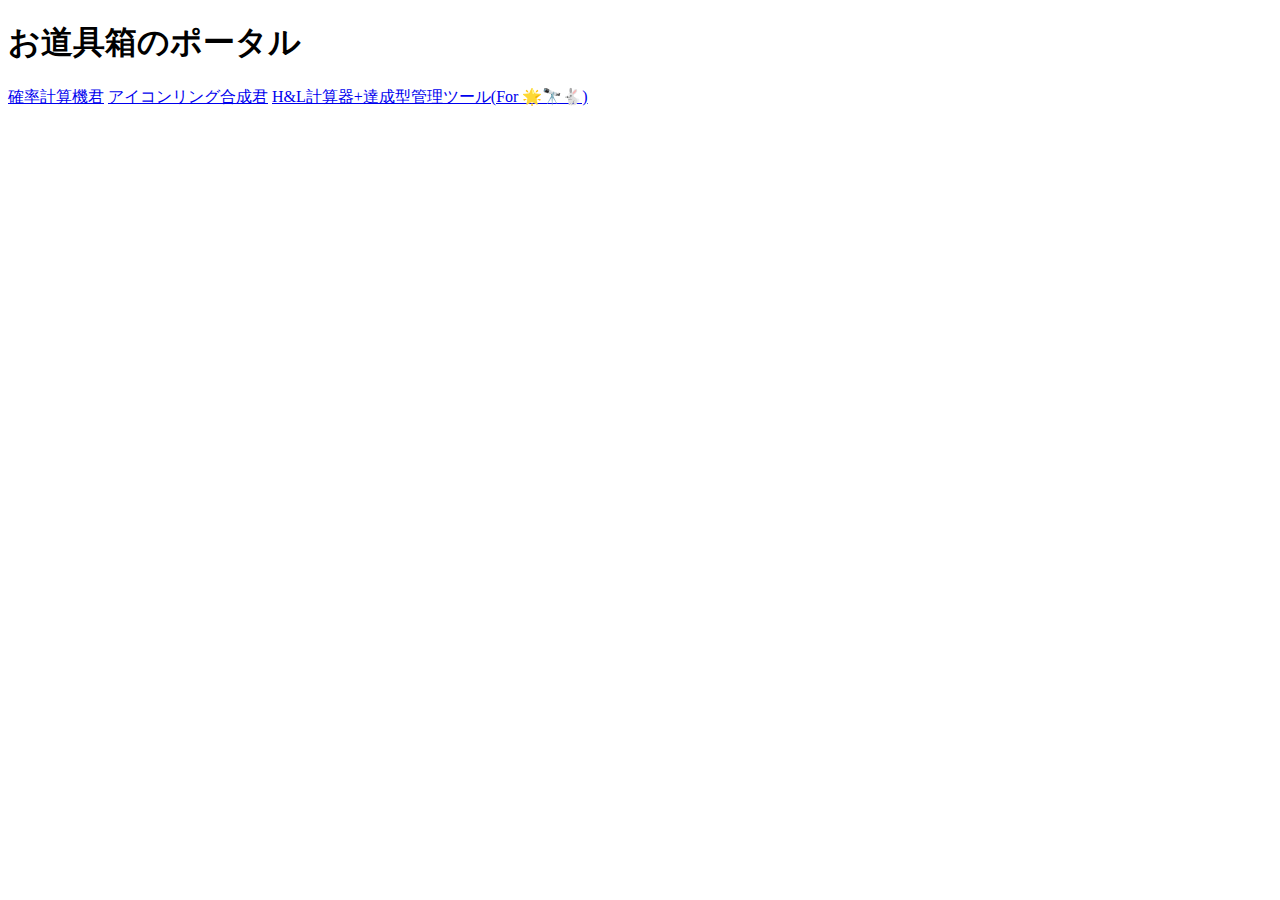
<file: index.html>
<!DOCTYPE html>
<html lang="ja">
<head>
<meta charset="utf-8">
<title>朧箱のお道具箱</title>
<body>
<main>
  <h1>お道具箱のポータル</h1>
  <a href="/expect.html">確率計算機君</a>
  <a href="/icon.html">アイコンリング合成君</a>
  <a href="/calc.html">H&L計算器+達成型管理ツール(For 🌟🔭🐇)</a>
</main>
</body>
</html>
</file>
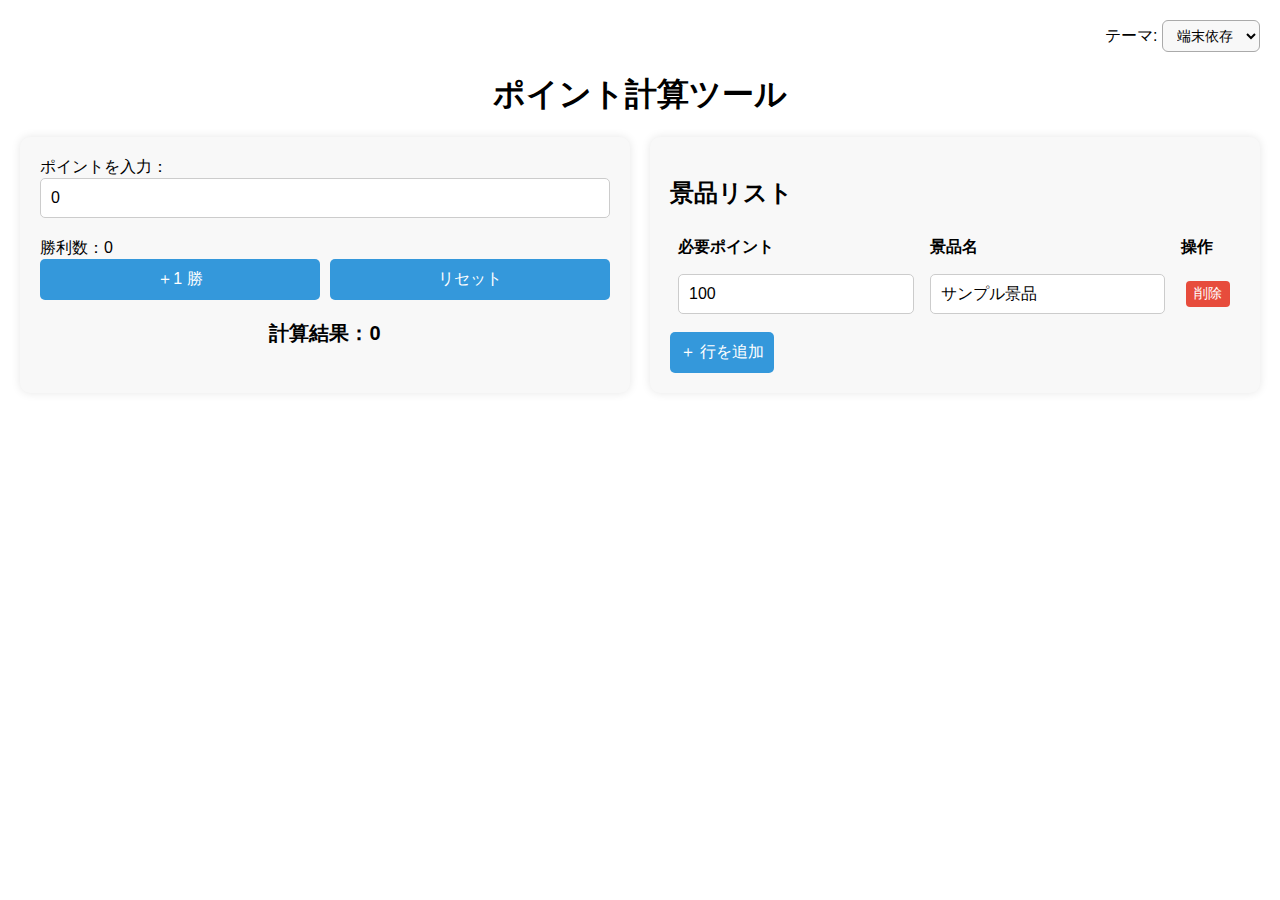
<file: calc.html>
<!DOCTYPE html>
<html lang="ja">
<head>
  <meta charset="UTF-8">
  <title>H&L用ポイント計算ツール＋景品リスト</title>
  <meta name="viewport" content="width=device-width, initial-scale=1.0">
  <style>
    :root {
      --bg: #ffffff;
      --text: #000000;
      --accent: #3498db;
      --highlight: #d1ffd1;
      --input-bg: #f8f8f8;
    }

    [data-theme="dark"] {
      --bg: #1e1e1e;
      --text: #ffffff;
      --accent: #4aa3ff;
      --highlight: #2e4e2e;
      --input-bg: #333333;
    }

    [data-theme="light"] {
      --bg: #ffffff;
      --text: #000000;
      --accent: #3498db;
      --highlight: #d1ffd1;
      --input-bg: #f8f8f8;
    }

    body {
      font-family: Arial, sans-serif;
      background-color: var(--bg);
      color: var(--text);
      margin: 20px;
      transition: background-color 0.3s, color 0.3s;
    }

    h1 {
      text-align: center;
      margin-bottom: 20px;
    }

    .top-bar {
      display: flex;
      justify-content: flex-end;
      margin-bottom: 10px;
    }

    select {
      padding: 6px 10px;
      font-size: 14px;
      border-radius: 6px;
      border: 1px solid #aaa;
      background-color: var(--input-bg);
      color: var(--text);
    }

    .container {
      display: flex;
      gap: 20px;
      flex-wrap: wrap;
    }

    .calculator, .reward-list {
      background-color: var(--input-bg);
      padding: 20px;
      border-radius: 10px;
      box-shadow: 0 0 10px rgba(0,0,0,0.1);
      flex: 1 1 300px;
      min-width: 280px;
    }

    .section {
      margin-bottom: 20px;
    }

    input[type="number"], input[type="text"] {
      padding: 10px;
      font-size: 16px;
      width: 100%;
      box-sizing: border-box;
      border-radius: 5px;
      border: 1px solid #ccc;
      background-color: var(--bg);
      color: var(--text);
    }

    .buttons {
      display: flex;
      gap: 10px;
    }

    button {
      flex: 1;
      padding: 10px;
      font-size: 16px;
      border: none;
      border-radius: 5px;
      background-color: var(--accent);
      color: white;
      cursor: pointer;
    }

    button:hover {
      opacity: 0.9;
    }

    .result {
      font-size: 20px;
      font-weight: bold;
      text-align: center;
    }

    table {
      width: 100%;
      border-collapse: collapse;
      margin-top: 10px;
    }

    th, td {
      padding: 8px;
      text-align: left;
    }

    tr.highlight {
      background-color: var(--highlight);
    }

    .small-btn {
      padding: 4px 8px;
      font-size: 14px;
      margin-left: 5px;
      background-color: #e74c3c;
      color: white;
      border: none;
      border-radius: 4px;
    }

    .small-btn:hover {
      background-color: #c0392b;
    }
  </style>
</head>
<body>
  <div class="top-bar">
    <label>
      テーマ:
      <select id="themeSelect">
        <option value="auto">端末依存</option>
        <option value="light">ライト</option>
        <option value="dark">ダーク</option>
      </select>
    </label>
  </div>

  <h1>ポイント計算ツール</h1>
  <div class="container">
    <div class="calculator">
      <div class="section">
        <label for="points">ポイントを入力：</label>
        <input type="number" id="points" value="0" min="0">
      </div>

      <div class="section">
        <label>勝利数：<span id="wins">0</span></label>
        <div class="buttons">
          <button onclick="increaseWins()">＋1 勝</button>
          <button onclick="resetWins()">リセット</button>
        </div>
      </div>

      <div class="section result">
        計算結果：<span id="result">0</span>
      </div>
    </div>

    <div class="reward-list">
      <h2>景品リスト</h2>
      <table id="rewardTable">
        <thead>
          <tr>
            <th>必要ポイント</th>
            <th>景品名</th>
            <th>操作</th>
          </tr>
        </thead>
        <tbody>
          <tr>
            <td><input type="number" class="reward-point" value="100"></td>
            <td><input type="text" class="reward-name" value="サンプル景品"></td>
            <td><button class="small-btn" onclick="removeRow(this)">削除</button></td>
          </tr>
        </tbody>
      </table>
      <button style="margin-top: 10px;" onclick="addRow()">＋ 行を追加</button>
    </div>
  </div>

  <script>
    let wins = 0;
    const pointsInput = document.getElementById('points');
    const winsDisplay = document.getElementById('wins');
    const resultDisplay = document.getElementById('result');
    const rewardTable = document.getElementById('rewardTable').getElementsByTagName('tbody')[0];
    const themeSelect = document.getElementById('themeSelect');

    function calculateResult() {
      const basePoints = parseFloat(pointsInput.value) || 0;
      const result = basePoints * Math.pow(2, wins);
      resultDisplay.textContent = result.toLocaleString();
      updateRewardsHighlight(result);
    }

    function increaseWins() {
      wins++;
      winsDisplay.textContent = wins;
      calculateResult();
    }

    function resetWins() {
      wins = 0;
      winsDisplay.textContent = wins;
      calculateResult();
    }

    function addRow() {
      const row = rewardTable.insertRow();
      row.innerHTML = `
        <td><input type="number" class="reward-point" value="0"></td>
        <td><input type="text" class="reward-name" value=""></td>
        <td><button class="small-btn" onclick="removeRow(this)">削除</button></td>
      `;
    }

    function removeRow(button) {
      const row = button.closest('tr');
      row.remove();
      calculateResult();
    }

    function updateRewardsHighlight(result) {
      const rows = rewardTable.querySelectorAll('tr');
      rows.forEach(row => {
        const pointInput = row.querySelector('.reward-point');
        if (!pointInput) return;

        const requiredPoints = parseFloat(pointInput.value) || 0;
        if (result >= requiredPoints && requiredPoints > 0) {
          row.classList.add('highlight');
        } else {
          row.classList.remove('highlight');
        }
      });
    }

    function applyTheme(mode) {
      const root = document.documentElement;
      if (mode === 'auto') {
        root.removeAttribute('data-theme');
      } else {
        root.setAttribute('data-theme', mode);
      }
    }

    themeSelect.addEventListener('change', () => {
      const selected = themeSelect.value;
      localStorage.setItem('themeMode', selected);
      applyTheme(selected);
    });

    // 初期化
    (() => {
      const saved = localStorage.getItem('themeMode') || 'auto';
      themeSelect.value = saved;
      applyTheme(saved);
      calculateResult();
    })();

    pointsInput.addEventListener('input', calculateResult);
    rewardTable.addEventListener('input', calculateResult);
  </script>
</body>
</html>
</file>
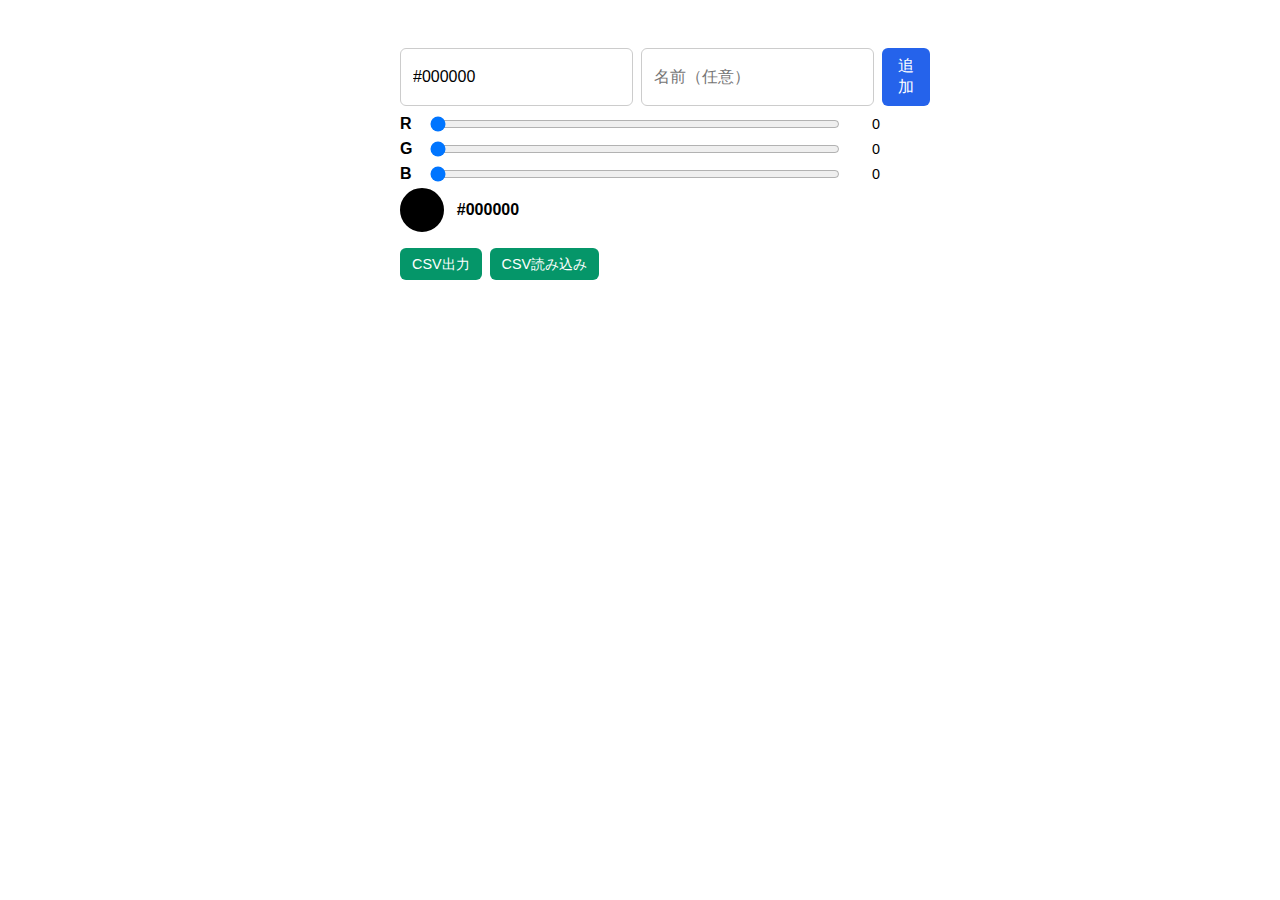
<file: color_viewer.html>
<!DOCTYPE html>
<html lang="ja">
<head>
<meta charset="UTF-8" />
<meta name="viewport" content="width=device-width, initial-scale=1" />
<title>カラーコード表示ツール（名前付き・RGBスライダー付き）</title>
<style>
  body {
    font-family: sans-serif;
    max-width: 480px;
    margin: 2rem auto;
    padding: 1rem;
  }
  .input-area {
    display: flex;
    gap: 0.5rem;
    margin-bottom: 0.5rem;
  }
  input[type="text"] {
    padding: 0.5rem 0.75rem;
    font-size: 1rem;
    border: 1px solid #ccc;
    border-radius: 6px;
  }
  #colorInput {
    flex: 1.2;
  }
  #nameInput {
    flex: 1;
  }
  button.add-btn {
    padding: 0.5rem 1rem;
    font-size: 1rem;
    background-color: #2563eb;
    color: white;
    border: none;
    border-radius: 6px;
    cursor: pointer;
    transition: background-color 0.2s;
  }
  button.add-btn:hover {
    background-color: #1d4ed8;
  }
  .rgb-sliders {
    margin-bottom: 1rem;
  }
  .slider-row {
    display: flex;
    align-items: center;
    gap: 0.5rem;
    margin-bottom: 0.3rem;
  }
  .slider-row label {
    width: 20px;
    font-weight: bold;
  }
  input[type="range"] {
    flex: 1;
  }
  .slider-value {
    width: 30px;
    text-align: right;
    font-size: 0.9rem;
  }
  .color-preview {
    margin-top: 0.3rem;
    display: flex;
    align-items: center;
    gap: 0.8rem;
  }
  .preview-box {
    width: 40px;
    height: 40px;
    border-radius: 50%;
    border: 2px solid black;
  }
  .preview-code {
    font-weight: 600;
    font-size: 1rem;
    user-select: text;
  }
  /* CSVボタン周り */
  .csv-area {
    display: flex;
    gap: 0.5rem;
    margin-bottom: 1rem;
  }
  button.csv-btn {
    background-color: #059669;
    color: white;
    border: none;
    border-radius: 6px;
    padding: 0.4rem 0.75rem;
    cursor: pointer;
    transition: background-color 0.2s;
    font-size: 0.9rem;
  }
  button.csv-btn:hover {
    background-color: #047857;
  }
  #csvFileInput {
    display: none;
  }
  label.csv-load-label {
    background-color: #059669;
    color: white;
    border-radius: 6px;
    padding: 0.4rem 0.75rem;
    cursor: pointer;
    font-size: 0.9rem;
    user-select: none;
    display: inline-block;
    transition: background-color 0.2s;
  }
  label.csv-load-label:hover {
    background-color: #047857;
  }
  /* カラー表示グリッド */
  .colors-grid {
    display: grid;
    grid-template-columns: repeat(2, 1fr);
    gap: 1rem;
    margin-top: 1rem;
  }
  .color-item {
    display: flex;
    flex-direction: column;
    align-items: center;
  }
  .color-box {
    position: relative;
    height: 100px;
    width: 100%;
    border-radius: 16px;
    border: 2px solid black;
    box-sizing: border-box;
  }
  .remove-btn {
    position: absolute;
    top: 6px;
    right: 6px;
    background-color: rgba(255 255 255 / 0.8);
    border: none;
    border-radius: 50%;
    padding: 2px 6px;
    font-size: 1rem;
    color: #dc2626;
    cursor: pointer;
    line-height: 1;
  }
  .remove-btn:hover {
    background-color: rgba(255 255 255 / 1);
  }
  .color-code {
    margin-top: 0.5rem;
    font-weight: 600;
    font-size: 0.9rem;
    user-select: text;
    text-align: center;
    word-break: break-word;
  }
</style>
</head>
<body>

<div class="input-area">
  <input type="text" id="colorInput" placeholder="カラーコード (#RRGGBB または RRGGBB)" />
  <input type="text" id="nameInput" placeholder="名前（任意）" />
  <button class="add-btn" id="addColorBtn">追加</button>
</div>

<div class="rgb-sliders">
  <div class="slider-row">
    <label for="rRange">R</label>
    <input type="range" id="rRange" min="0" max="255" value="0" />
    <div class="slider-value" id="rValue">0</div>
  </div>
  <div class="slider-row">
    <label for="gRange">G</label>
    <input type="range" id="gRange" min="0" max="255" value="0" />
    <div class="slider-value" id="gValue">0</div>
  </div>
  <div class="slider-row">
    <label for="bRange">B</label>
    <input type="range" id="bRange" min="0" max="255" value="0" />
    <div class="slider-value" id="bValue">0</div>
  </div>
  <div class="color-preview">
    <div class="preview-box" id="colorPreview"></div>
    <div class="preview-code" id="previewCode">#000000</div>
  </div>
</div>

<div class="csv-area">
  <button class="csv-btn" id="exportCsvBtn">CSV出力</button>
  <label for="csvFileInput" class="csv-load-label" title="CSVファイルを選択して読み込み">
    CSV読み込み
  </label>
  <input type="file" id="csvFileInput" accept=".csv,text/csv" />
</div>

<div class="colors-grid" id="colorsGrid"></div>

<script>
  (function(){
    const input = document.getElementById('colorInput');
    const nameInput = document.getElementById('nameInput');
    const addBtn = document.getElementById('addColorBtn');
    const grid = document.getElementById('colorsGrid');
    const exportBtn = document.getElementById('exportCsvBtn');
    const fileInput = document.getElementById('csvFileInput');

    const rRange = document.getElementById('rRange');
    const gRange = document.getElementById('gRange');
    const bRange = document.getElementById('bRange');
    const rValue = document.getElementById('rValue');
    const gValue = document.getElementById('gValue');
    const bValue = document.getElementById('bValue');
    const colorPreview = document.getElementById('colorPreview');
    const previewCode = document.getElementById('previewCode');

    let colors = [];
    // colorsは{name: string, code: string}の配列

    // カラーコードの「#」がなくてもOK、必ず6桁の16進表現に変換して返すかnull
    function normalizeColorCode(inputStr) {
      let s = inputStr.trim().toLowerCase();
      if (s.startsWith('#')) s = s.slice(1);
      // 3桁なら6桁に展開
      if (/^[0-9a-f]{3}$/.test(s)) {
        s = s.split('').map(ch => ch + ch).join('');
      }
      if (/^[0-9a-f]{6}$/.test(s)) {
        return '#' + s;
      }
      return null;
    }

    function toHex(n) {
      return n.toString(16).padStart(2, '0');
    }
    function rgbToHex(r, g, b) {
      return '#' + toHex(r) + toHex(g) + toHex(b);
    }
    function hexToRgb(hex) {
      if (!hex) return null;
      if (hex.startsWith('#')) hex = hex.slice(1);
      if (hex.length === 3) {
        hex = hex.split('').map(c => c + c).join('');
      }
      if (!/^[0-9a-f]{6}$/.test(hex)) return null;
      return {
        r: parseInt(hex.substr(0,2),16),
        g: parseInt(hex.substr(2,2),16),
        b: parseInt(hex.substr(4,2),16)
      };
    }

    function updatePreviewFromSliders() {
      const r = parseInt(rRange.value);
      const g = parseInt(gRange.value);
      const b = parseInt(bRange.value);

      rValue.textContent = r;
      gValue.textContent = g;
      bValue.textContent = b;

      const hex = rgbToHex(r,g,b);
      previewCode.textContent = hex;
      colorPreview.style.backgroundColor = hex;

      input.value = hex;
      // 名前欄は変えない（名前は任意で自由なので）
    }

    function updateSlidersFromInput() {
      const val = input.value.trim();
      const norm = normalizeColorCode(val);
      if (!norm) return;
      const rgb = hexToRgb(norm);
      if (!rgb) return;
      rRange.value = rgb.r;
      gRange.value = rgb.g;
      bRange.value = rgb.b;
      rValue.textContent = rgb.r;
      gValue.textContent = rgb.g;
      bValue.textContent = rgb.b;
      colorPreview.style.backgroundColor = norm;
      previewCode.textContent = norm;
    }

    function addColor() {
      let val = input.value.trim();
      val = normalizeColorCode(val);
      if (!val) {
        alert('カラーコードは #RRGGBB または #RGB、またはRRGGBB/RGB形式で正しく入力してください。');
        return;
      }
      const name = nameInput.value.trim();

      colors.push({name: name, code: val});
      input.value = '';
      nameInput.value = '';
      renderColors();

      rRange.value = 0; gRange.value = 0; bRange.value = 0;
      rValue.textContent = '0'; gValue.textContent = '0'; bValue.textContent = '0';
      colorPreview.style.backgroundColor = '#000000';
      previewCode.textContent = '#000000';
    }

    function removeColor(idx) {
      colors.splice(idx, 1);
      renderColors();
    }

    function renderColors() {
      grid.innerHTML = '';
      colors.forEach(({name, code}, i) => {
        const item = document.createElement('div');
        item.className = 'color-item';

        const box = document.createElement('div');
        box.className = 'color-box';
        box.style.backgroundColor = code;

        const btn = document.createElement('button');
        btn.className = 'remove-btn';
        btn.textContent = '✕';
        btn.title = '削除';
        btn.onclick = () => removeColor(i);

        box.appendChild(btn);
        item.appendChild(box);

        const codeLabel = document.createElement('div');
        codeLabel.className = 'color-code';
        if(name) {
          codeLabel.textContent = `${name} (${code})`;
        } else {
          codeLabel.textContent = code;
        }
        item.appendChild(codeLabel);

        grid.appendChild(item);
      });
    }

    function exportCsv() {
      if (colors.length === 0) {
        alert('色がありません。');
        return;
      }
      // CSVは「名前,カラーコード」の形式で1行ずつ
      // 名前にカンマがある場合は""で囲む
      const lines = colors.map(({name, code}) => {
        const safeName = name.includes(',') ? `"${name.replace(/"/g,'""')}"` : name;
        return `${safeName},${code}`;
      });
      const csvContent = lines.join('\n') + '\n';
      const blob = new Blob([csvContent], { type: 'text/csv' });
      const url = URL.createObjectURL(blob);
      const a = document.createElement('a');
      a.href = url;
      a.download = 'colors.csv';
      document.body.appendChild(a);
      a.click();
      document.body.removeChild(a);
      URL.revokeObjectURL(url);
    }

    function importCsv(file) {
      const reader = new FileReader();
      reader.onload = function(e) {
        const text = e.target.result.trim();
        if (!text) {
          alert('CSVが空です。');
          return;
        }
        const lines = text.split(/\r?\n/);
        const newColors = [];
        for(let line of lines){
          // CSVの簡易パース、カンマ2個以上、改行など考慮は最小限
          let [name, code] = parseCsvLine(line);
          if(!code) {
            // もしcodeが空でnameにカラーコードだけがある場合（名前なしのケース）対応
            code = name;
            name = '';
          }
          code = normalizeColorCode(code);
          if(code){
            newColors.push({name: name, code: code});
          }
        }
        if(newColors.length === 0){
          alert('有効なカラーコードがCSVに含まれていません。');
          return;
        }
        colors = newColors;
        renderColors();
      };
      reader.onerror = function() {
        alert('ファイルの読み込みに失敗しました。');
      };
      reader.readAsText(file);
    }

    // 簡易CSV一行パース (名前にカンマや""対応)
    function parseCsvLine(line) {
      line = line.trim();
      if(!line) return ["",""];
      if(line.startsWith('"')){
        // "で始まる場合名前が"..."で囲まれていると仮定
        let endIdx = 1;
        while(endIdx < line.length){
          if(line[endIdx] === '"' && line[endIdx+1] !== '"') break;
          if(line[endIdx] === '"' && line[endIdx+1] === '"'){
            endIdx += 2; // ""は"として扱う
          } else {
            endIdx++;
          }
        }
        const namePart = line.slice(1,endIdx).replace(/""/g,'"');
        const rest = line.slice(endIdx+1).trim();
        if(rest.startsWith(',')){
          const codePart = rest.slice(1).trim();
          return [namePart, codePart];
        }
        return [namePart, ""];
      } else {
        // カンマで区切り
        const parts = line.split(',');
        if(parts.length >= 2){
          const code = parts.slice(1).join(',').trim();
          return [parts[0].trim(), code];
        } else {
          return [line, ""];
        }
      }
    }

    addBtn.addEventListener('click', addColor);
    input.addEventListener('keydown', e => {
      if(e.key === 'Enter') addColor();
    });
    nameInput.addEventListener('keydown', e => {
      if(e.key === 'Enter') addColor();
    });
    input.addEventListener('input', updateSlidersFromInput);
    rRange.addEventListener('input', updatePreviewFromSliders);
    gRange.addEventListener('input', updatePreviewFromSliders);
    bRange.addEventListener('input', updatePreviewFromSliders);

    exportBtn.addEventListener('click', exportCsv);
    fileInput.addEventListener('change', e => {
      if(e.target.files.length === 0) return;
      importCsv(e.target.files[0]);
      fileInput.value = '';
    });

    // 初期値セット
    updatePreviewFromSliders();
    renderColors();

  })();
</script>

</body>
</html>
</file>
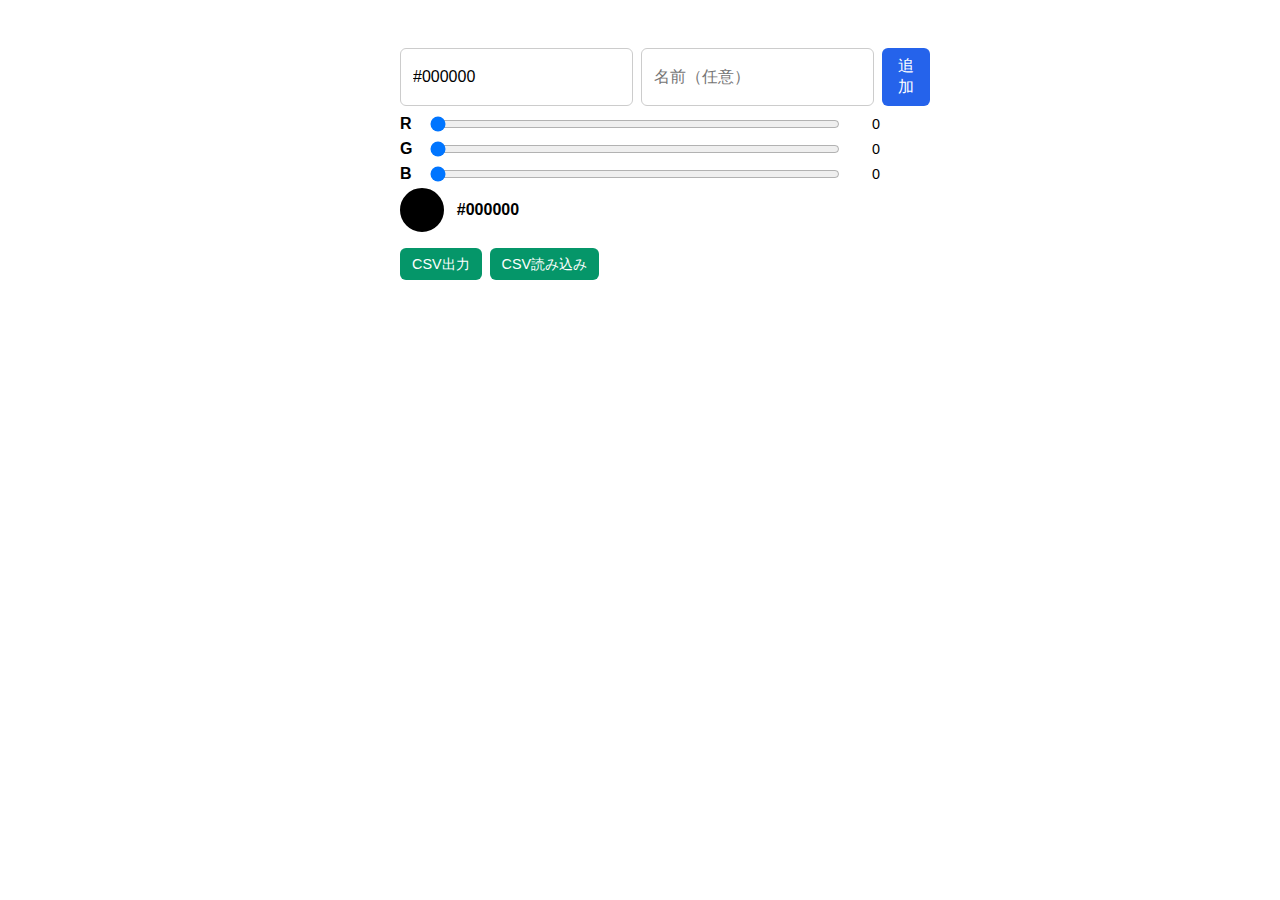
<file: colview.html>
<!DOCTYPE html>
<html lang="ja">
<head>
<meta charset="UTF-8" />
<meta name="viewport" content="width=device-width, initial-scale=1" />
<title>カラーコード表示ツール</title>
<style>
  body {
    font-family: sans-serif;
    max-width: 480px;
    margin: 2rem auto;
    padding: 1rem;
  }
  .input-area {
    display: flex;
    gap: 0.5rem;
    margin-bottom: 0.5rem;
  }
  input[type="text"] {
    padding: 0.5rem 0.75rem;
    font-size: 1rem;
    border: 1px solid #ccc;
    border-radius: 6px;
  }
  #colorInput {
    flex: 1.2;
  }
  #nameInput {
    flex: 1;
  }
  button.add-btn {
    padding: 0.5rem 1rem;
    font-size: 1rem;
    background-color: #2563eb;
    color: white;
    border: none;
    border-radius: 6px;
    cursor: pointer;
    transition: background-color 0.2s;
  }
  button.add-btn:hover {
    background-color: #1d4ed8;
  }
  .rgb-sliders {
    margin-bottom: 1rem;
  }
  .slider-row {
    display: flex;
    align-items: center;
    gap: 0.5rem;
    margin-bottom: 0.3rem;
  }
  .slider-row label {
    width: 20px;
    font-weight: bold;
  }
  input[type="range"] {
    flex: 1;
  }
  .slider-value {
    width: 30px;
    text-align: right;
    font-size: 0.9rem;
  }
  .color-preview {
    margin-top: 0.3rem;
    display: flex;
    align-items: center;
    gap: 0.8rem;
  }
  .preview-box {
    width: 40px;
    height: 40px;
    border-radius: 50%;
    border: 2px solid black;
  }
  .preview-code {
    font-weight: 600;
    font-size: 1rem;
    user-select: text;
  }
  /* CSVボタン周り */
  .csv-area {
    display: flex;
    gap: 0.5rem;
    margin-bottom: 1rem;
  }
  button.csv-btn {
    background-color: #059669;
    color: white;
    border: none;
    border-radius: 6px;
    padding: 0.4rem 0.75rem;
    cursor: pointer;
    transition: background-color 0.2s;
    font-size: 0.9rem;
  }
  button.csv-btn:hover {
    background-color: #047857;
  }
  #csvFileInput {
    display: none;
  }
  label.csv-load-label {
    background-color: #059669;
    color: white;
    border-radius: 6px;
    padding: 0.4rem 0.75rem;
    cursor: pointer;
    font-size: 0.9rem;
    user-select: none;
    display: inline-block;
    transition: background-color 0.2s;
  }
  label.csv-load-label:hover {
    background-color: #047857;
  }
  /* カラー表示グリッド */
  .colors-grid {
    display: grid;
    grid-template-columns: repeat(2, 1fr);
    gap: 1rem;
    margin-top: 1rem;
  }
  .color-item {
    display: flex;
    flex-direction: column;
    align-items: center;
  }
  .color-box {
    position: relative;
    height: 100px;
    width: 100%;
    border-radius: 16px;
    border: 2px solid black;
    box-sizing: border-box;
  }
  .remove-btn {
    position: absolute;
    top: 6px;
    right: 6px;
    background-color: rgba(255 255 255 / 0.8);
    border: none;
    border-radius: 50%;
    padding: 2px 6px;
    font-size: 1rem;
    color: #dc2626;
    cursor: pointer;
    line-height: 1;
  }
  .remove-btn:hover {
    background-color: rgba(255 255 255 / 1);
  }
  .color-code {
    margin-top: 0.5rem;
    font-weight: 600;
    font-size: 0.9rem;
    user-select: text;
    text-align: center;
    word-break: break-word;
  }
</style>
</head>
<body>

<div class="input-area">
  <input type="text" id="colorInput" placeholder="カラーコード (#RRGGBB または RRGGBB)" />
  <input type="text" id="nameInput" placeholder="名前（任意）" />
  <button class="add-btn" id="addColorBtn">追加</button>
</div>

<div class="rgb-sliders">
  <div class="slider-row">
    <label for="rRange">R</label>
    <input type="range" id="rRange" min="0" max="255" value="0" />
    <div class="slider-value" id="rValue">0</div>
  </div>
  <div class="slider-row">
    <label for="gRange">G</label>
    <input type="range" id="gRange" min="0" max="255" value="0" />
    <div class="slider-value" id="gValue">0</div>
  </div>
  <div class="slider-row">
    <label for="bRange">B</label>
    <input type="range" id="bRange" min="0" max="255" value="0" />
    <div class="slider-value" id="bValue">0</div>
  </div>
  <div class="color-preview">
    <div class="preview-box" id="colorPreview"></div>
    <div class="preview-code" id="previewCode">#000000</div>
  </div>
</div>

<div class="csv-area">
  <button class="csv-btn" id="exportCsvBtn">CSV出力</button>
  <label for="csvFileInput" class="csv-load-label" title="CSVファイルを選択して読み込み">
    CSV読み込み
  </label>
  <input type="file" id="csvFileInput" accept=".csv,text/csv" />
</div>

<div class="colors-grid" id="colorsGrid"></div>

<script>
  (function(){
    const input = document.getElementById('colorInput');
    const nameInput = document.getElementById('nameInput');
    const addBtn = document.getElementById('addColorBtn');
    const grid = document.getElementById('colorsGrid');
    const exportBtn = document.getElementById('exportCsvBtn');
    const fileInput = document.getElementById('csvFileInput');

    const rRange = document.getElementById('rRange');
    const gRange = document.getElementById('gRange');
    const bRange = document.getElementById('bRange');
    const rValue = document.getElementById('rValue');
    const gValue = document.getElementById('gValue');
    const bValue = document.getElementById('bValue');
    const colorPreview = document.getElementById('colorPreview');
    const previewCode = document.getElementById('previewCode');

    let colors = [];
    // colorsは{name: string, code: string}の配列

    // カラーコードの「#」がなくてもOK、必ず6桁の16進表現に変換して返すかnull
    function normalizeColorCode(inputStr) {
      let s = inputStr.trim().toLowerCase();
      if (s.startsWith('#')) s = s.slice(1);
      // 3桁なら6桁に展開
      if (/^[0-9a-f]{3}$/.test(s)) {
        s = s.split('').map(ch => ch + ch).join('');
      }
      if (/^[0-9a-f]{6}$/.test(s)) {
        return '#' + s;
      }
      return null;
    }

    function toHex(n) {
      return n.toString(16).padStart(2, '0');
    }
    function rgbToHex(r, g, b) {
      return '#' + toHex(r) + toHex(g) + toHex(b);
    }
    function hexToRgb(hex) {
      if (!hex) return null;
      if (hex.startsWith('#')) hex = hex.slice(1);
      if (hex.length === 3) {
        hex = hex.split('').map(c => c + c).join('');
      }
      if (!/^[0-9a-f]{6}$/.test(hex)) return null;
      return {
        r: parseInt(hex.substr(0,2),16),
        g: parseInt(hex.substr(2,2),16),
        b: parseInt(hex.substr(4,2),16)
      };
    }

    function updatePreviewFromSliders() {
      const r = parseInt(rRange.value);
      const g = parseInt(gRange.value);
      const b = parseInt(bRange.value);

      rValue.textContent = r;
      gValue.textContent = g;
      bValue.textContent = b;

      const hex = rgbToHex(r,g,b);
      previewCode.textContent = hex;
      colorPreview.style.backgroundColor = hex;

      input.value = hex;
      // 名前欄は変えない（名前は任意で自由なので）
    }

    function updateSlidersFromInput() {
      const val = input.value.trim();
      const norm = normalizeColorCode(val);
      if (!norm) return;
      const rgb = hexToRgb(norm);
      if (!rgb) return;
      rRange.value = rgb.r;
      gRange.value = rgb.g;
      bRange.value = rgb.b;
      rValue.textContent = rgb.r;
      gValue.textContent = rgb.g;
      bValue.textContent = rgb.b;
      colorPreview.style.backgroundColor = norm;
      previewCode.textContent = norm;
    }

    function addColor() {
      let val = input.value.trim();
      val = normalizeColorCode(val);
      if (!val) {
        alert('カラーコードは #RRGGBB または #RGB、またはRRGGBB/RGB形式で正しく入力してください。');
        return;
      }
      const name = nameInput.value.trim();

      colors.push({name: name, code: val});
      input.value = '';
      nameInput.value = '';
      renderColors();

      rRange.value = 0; gRange.value = 0; bRange.value = 0;
      rValue.textContent = '0'; gValue.textContent = '0'; bValue.textContent = '0';
      colorPreview.style.backgroundColor = '#000000';
      previewCode.textContent = '#000000';
    }

    function removeColor(idx) {
      colors.splice(idx, 1);
      renderColors();
    }

    function renderColors() {
      grid.innerHTML = '';
      colors.forEach(({name, code}, i) => {
        const item = document.createElement('div');
        item.className = 'color-item';

        const box = document.createElement('div');
        box.className = 'color-box';
        box.style.backgroundColor = code;

        const btn = document.createElement('button');
        btn.className = 'remove-btn';
        btn.textContent = '✕';
        btn.title = '削除';
        btn.onclick = () => removeColor(i);

        box.appendChild(btn);
        item.appendChild(box);

        const codeLabel = document.createElement('div');
        codeLabel.className = 'color-code';
        if(name) {
          codeLabel.textContent = `${name} (${code})`;
        } else {
          codeLabel.textContent = code;
        }
        item.appendChild(codeLabel);

        grid.appendChild(item);
      });
    }

    function exportCsv() {
      if (colors.length === 0) {
        alert('色がありません。');
        return;
      }
      // CSVは「名前,カラーコード」の形式で1行ずつ
      // 名前にカンマがある場合は""で囲む
      const lines = colors.map(({name, code}) => {
        const safeName = name.includes(',') ? `"${name.replace(/"/g,'""')}"` : name;
        return `${safeName},${code}`;
      });
      const csvContent = lines.join('\n') + '\n';
      const blob = new Blob([csvContent], { type: 'text/csv' });
      const url = URL.createObjectURL(blob);
      const a = document.createElement('a');
      a.href = url;
      a.download = 'colors.csv';
      document.body.appendChild(a);
      a.click();
      document.body.removeChild(a);
      URL.revokeObjectURL(url);
    }

    function importCsv(file) {
      const reader = new FileReader();
      reader.onload = function(e) {
        const text = e.target.result.trim();
        if (!text) {
          alert('CSVが空です。');
          return;
        }
        const lines = text.split(/\r?\n/);
        const newColors = [];
        for(let line of lines){
          // CSVの簡易パース、カンマ2個以上、改行など考慮は最小限
          let [name, code] = parseCsvLine(line);
          if(!code) {
            // もしcodeが空でnameにカラーコードだけがある場合（名前なしのケース）対応
            code = name;
            name = '';
          }
          code = normalizeColorCode(code);
          if(code){
            newColors.push({name: name, code: code});
          }
        }
        if(newColors.length === 0){
          alert('有効なカラーコードがCSVに含まれていません。');
          return;
        }
        colors = newColors;
        renderColors();
      };
      reader.onerror = function() {
        alert('ファイルの読み込みに失敗しました。');
      };
      reader.readAsText(file);
    }

    // 簡易CSV一行パース (名前にカンマや""対応)
    function parseCsvLine(line) {
      line = line.trim();
      if(!line) return ["",""];
      if(line.startsWith('"')){
        // "で始まる場合名前が"..."で囲まれていると仮定
        let endIdx = 1;
        while(endIdx < line.length){
          if(line[endIdx] === '"' && line[endIdx+1] !== '"') break;
          if(line[endIdx] === '"' && line[endIdx+1] === '"'){
            endIdx += 2; // ""は"として扱う
          } else {
            endIdx++;
          }
        }
        const namePart = line.slice(1,endIdx).replace(/""/g,'"');
        const rest = line.slice(endIdx+1).trim();
        if(rest.startsWith(',')){
          const codePart = rest.slice(1).trim();
          return [namePart, codePart];
        }
        return [namePart, ""];
      } else {
        // カンマで区切り
        const parts = line.split(',');
        if(parts.length >= 2){
          const code = parts.slice(1).join(',').trim();
          return [parts[0].trim(), code];
        } else {
          return [line, ""];
        }
      }
    }

    addBtn.addEventListener('click', addColor);
    input.addEventListener('keydown', e => {
      if(e.key === 'Enter') addColor();
    });
    nameInput.addEventListener('keydown', e => {
      if(e.key === 'Enter') addColor();
    });
    input.addEventListener('input', updateSlidersFromInput);
    rRange.addEventListener('input', updatePreviewFromSliders);
    gRange.addEventListener('input', updatePreviewFromSliders);
    bRange.addEventListener('input', updatePreviewFromSliders);

    exportBtn.addEventListener('click', exportCsv);
    fileInput.addEventListener('change', e => {
      if(e.target.files.length === 0) return;
      importCsv(e.target.files[0]);
      fileInput.value = '';
    });

    // 初期値セット
    updatePreviewFromSliders();
    renderColors();

  })();
</script>

</body>
</html>
</file>
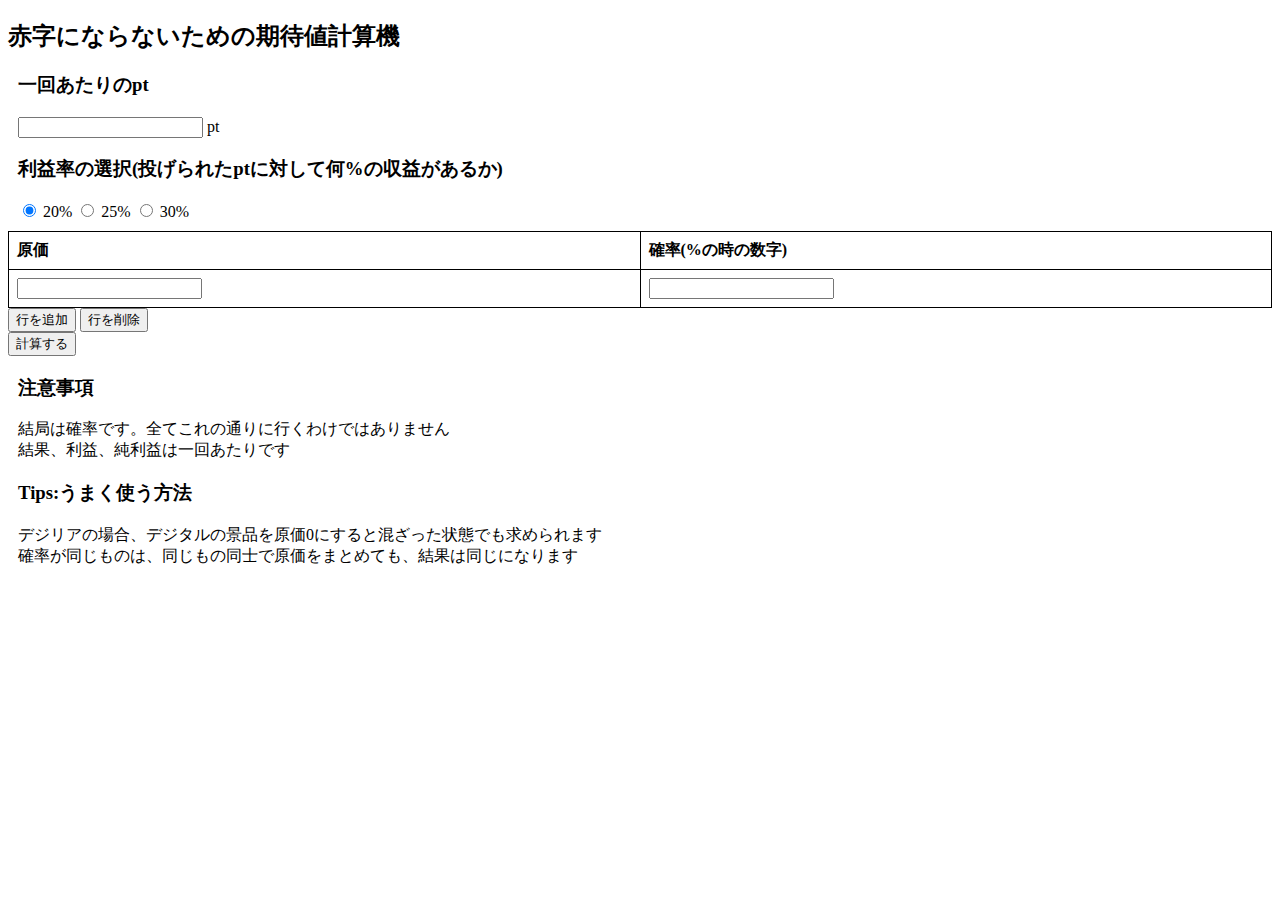
<file: expect.html>
<!DOCTYPE html>
<html lang="ja">
<head>
    <meta charset="UTF-8">
    <meta name="viewport" content="width=device-width, initial-scale=1.0">
    <title>ガチャ期待値計算機</title>
    <style>
        table {
            width: 100%;
            border-collapse: collapse;
        }
        table, th, td {
            border: 1px solid black;
        }
        th, td {
            padding: 8px;
            text-align: left;
        }
        section {
            margin: 10px;
        }
    </style>
</head>
<body>

    <h2>赤字にならないための期待値計算機</h2>

    <section name="point">
        <h3>一回あたりのpt</h3>
        <input type="number" id="point">
        <a>pt</a>
        <br>
        <h3>利益率の選択(投げられたptに対して何%の収益があるか)</h3>
        <label><input type="radio" name="rate" value="0.2" checked> 20%</label>
        <label><input type="radio" name="rate" value="0.25"> 25%</label>
        <label><input type="radio" name="rate" value="0.3"> 30%</label>
    </section>
    <table id="inputTable">
        <thead>
            <tr>
                <th>原価</th>
                <th>確率(%の時の数字)</th>
            </tr>
        </thead>
        <tbody>
            <tr>
                <td><input type="number" id="cost1" name="cost1"></td>
                <td><input type="number" id="pro1" name="pro1"></td>
            </tr>
        </tbody>
    </table>

    <button onclick="addRow()">行を追加</button>
    <button onclick="removeRow()">行を削除</button>
    <br>
    <button onclick="calculation()">計算する</button>
    <br>
    <p id="expect"></p>
    <p id="profit"></p>
    <p id="gain"></p>
    <p id="tf"></p>

    <section>
        <h3>注意事項</h3>
        <a>結局は確率です。全てこれの通りに行くわけではありません</a>
        <br>
        <a>結果、利益、純利益は一回あたりです</a>
        <h3>Tips:うまく使う方法</h3>
        <a>デジリアの場合、デジタルの景品を原価0にすると混ざった状態でも求められます</a>
        <br>
        <a>確率が同じものは、同じもの同士で原価をまとめても、結果は同じになります</a>
        <br>
    </section>

    <script>
        let rowCount = 1; // 現在の行数を追跡

        function addRow() {
            rowCount++; // 行数を増加
            var table = document.getElementById('inputTable').getElementsByTagName('tbody')[0];
            var newRow = table.insertRow(table.rows.length);
            
            var cell1 = newRow.insertCell(0);
            var cell2 = newRow.insertCell(1);

            // 1列目: cost + 行番
            cell1.innerHTML = `<input type="number" id="cost${rowCount}" name="cost${rowCount}">`;
            
            // 2列目: pro + 行番
            cell2.innerHTML = `<input type="number" id="pro${rowCount}" name="pro${rowCount}">`;
        }

        function removeRow() {
            var table = document.getElementById('inputTable');
            var rows = table.rows.length;
            if (rows > 2) { // ヘッダー除く1行を残す
                table.deleteRow(rows - 1);
                rowCount--; // 行数減少
            } else {
                alert("1行目の削除はできません。");
            }
        }

        function calculation() {
            var point = parseFloat(document.getElementById('point').value);
            var rate = document.querySelector('input[name="rate"]:checked').value;
            var expect = 0
            var protest = 0
            if (isNaN(point) || point <= 0) {
                alert("一回あたりのptが入力されていない、もしくは0です")
            } else {
                for (let i = 1; i <= rowCount; i++) {
                    var pro = parseFloat(document.getElementById(`pro${i}`).value);
                    protest += pro;
                };
                if (protest === 100) {
                    for (let j = 1; j <= rowCount; j++) {
                        var cost = parseFloat(document.getElementById(`cost${j}`).value);
                        var pro = parseFloat(document.getElementById(`pro${j}`).value);
                        var calc = cost * pro / 100;
                        expect += calc;
                    };
                    document.getElementById('expect').innerHTML = '結果: ' + expect + '¥';
                    var profit = point * parseFloat(rate);
                    document.getElementById('profit').innerHTML = '利益: ' + profit + '¥';
                    var gain = profit - expect;
                    document.getElementById('gain').innerHTML = '純利益: ' + gain + '¥';
                    if (gain <= 0) {
                        document.getElementById('tf').innerHTML = '収益を見込めません。';
                    } else {
                        document.getElementById('tf').innerHTML = '収益が見込めます。純利益を参照してください。';
                    }
                } else {
                    alert("確率の合計が100ではありません");
                }
            }
        }
    </script>

</body>
</html>
</file>
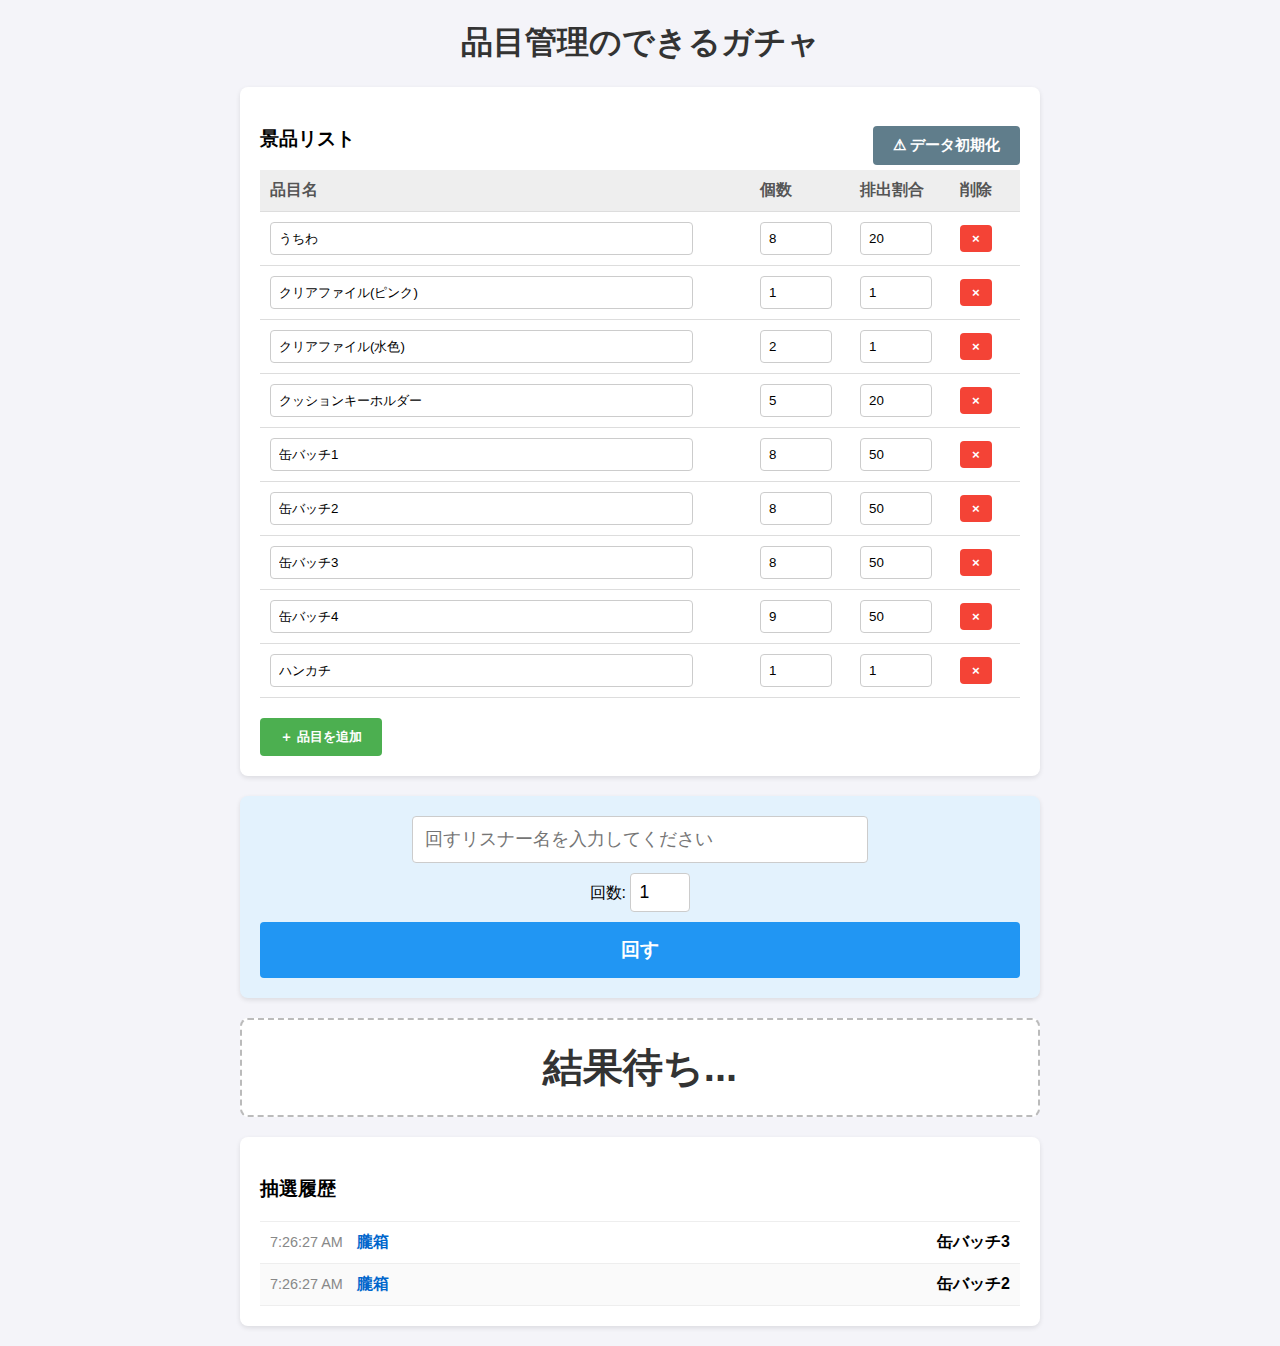
<file: Gacha-Deletable.html>
<!DOCTYPE html>
<html lang="ja">
<head>
    <meta charset="UTF-8">
    <meta name="viewport" content="width=device-width, initial-scale=1.0">
    <title>在庫管理・履歴機能付き抽選機</title>
    <style>
        body {
            font-family: "Helvetica Neue", Arial, sans-serif;
            max-width: 800px;
            margin: 20px auto;
            padding: 0 20px;
            background-color: #f4f4f9;
        }
        h1 { text-align: center; color: #333; }
        
        .card {
            background: white;
            padding: 20px;
            border-radius: 8px;
            box-shadow: 0 2px 5px rgba(0,0,0,0.1);
            margin-bottom: 20px;
        }

        .item-list {
            width: 100%;
            border-collapse: collapse;
            margin-bottom: 20px;
        }
        .item-list th, .item-list td {
            padding: 10px;
            border-bottom: 1px solid #ddd;
            text-align: left;
        }
        .item-list th { background-color: #eee; color: #555; }
        
        input[type="text"], input[type="number"] {
            width: 90%;
            padding: 8px;
            border: 1px solid #ccc;
            border-radius: 4px;
            box-sizing: border-box;
        }
        input.zero-stock {
            background-color: #ffdddd;
            color: #a00;
        }

        button {
            cursor: pointer;
            padding: 10px 20px;
            border: none;
            border-radius: 4px;
            font-weight: bold;
            transition: opacity 0.2s;
        }
        button:hover { opacity: 0.8; }
        button:disabled { background-color: #ccc !important; cursor: not-allowed; }
        
        .btn-add { background-color: #4CAF50; color: white; }
        .btn-remove { background-color: #f44336; color: white; padding: 6px 12px; }
        .btn-reset { background-color: #607d8b; color: white; float: right; font-size: 0.8em;}
        
        .action-area {
            background-color: #e3f2fd;
            padding: 20px;
            border-radius: 8px;
            text-align: center;
        }
        .user-input {
            width: 60% !important;
            padding: 12px !important;
            font-size: 1.1em;
        }
        .btn-spin { 
            background-color: #2196F3; 
            color: white; 
            font-size: 1.2em; 
            width: 100%; 
            padding: 15px;
            margin-top: 10px;
        }

        #result-area {
            text-align: center;
            margin: 20px 0;
            padding: 20px;
            font-size: 2.5em;
            font-weight: bold;
            color: #333;
            min-height: 1.2em;
            border: 2px dashed #bbb;
            background: #fff;
            border-radius: 8px;
            transition: background-color 0.3s;
        }
        .result-highlight {
            background-color: #fff9c4 !important;
            transform: scale(1.05);
        }

        .history-list {
            list-style: none;
            padding: 0;
            margin: 0;
            max-height: 300px;
            overflow-y: auto;
            border-top: 1px solid #eee;
        }
        .history-list li {
            padding: 10px;
            border-bottom: 1px solid #eee;
            display: flex;
            justify-content: space-between;
        }
        .history-list li:nth-child(even) { background-color: #fafafa; }
        .history-time { color: #888; font-size: 0.9em; margin-right: 10px; }
        .history-user { font-weight: bold; color: #0066cc; margin-right: 10px; }
        .history-item { font-weight: bold; }
    </style>
</head>
<body>

    <h1>品目管理のできるガチャ</h1>

    <div class="card">
        <h3>
            景品リスト
            <button class="btn-reset" onclick="resetData()">⚠ データ初期化</button>
        </h3>
        <table class="item-list">
            <thead>
                <tr>
                    <th>品目名</th>
                    <th style="width: 80px;">個数</th>
                    <th style="width: 80px;">排出割合</th>
                    <th style="width: 50px;">削除</th>
                </tr>
            </thead>
            <tbody id="tableBody">
                </tbody>
        </table>
        <button class="btn-add" onclick="addRow()">＋ 品目を追加</button>
    </div>

    <div class="card action-area">
        <input type="text" id="username" class="user-input" placeholder="回すリスナー名を入力してください">
        <div style="margin-top: 10px;">
            <label>回数: <input type="number" id="spinCount" value="1" min="1" style="padding: 8px; width: 60px; font-size: 1.1em; border-radius: 4px; border: 1px solid #ccc;"></label>
        </div>
        <button class="btn-spin" id="spinBtn" onclick="spin()">回す</button>
    </div>

    <div id="result-area">結果待ち...</div>

    <div class="card">
        <h3>抽選履歴</h3>
        <ul id="historyList" class="history-list">
            <li style="color: #999; text-align: center;">まだ履歴はありません</li>
        </ul>
    </div>

    <script>
        // バージョンをv2に変更（新しい初期データを読み込ませるため）
        const STORAGE_KEY = 'gacha_data_v2';

        window.onload = function() {
            loadData();
        };

        // --- データ保存・読み込み機能 ---

        function saveData() {
            const rows = Array.from(document.querySelectorAll('#tableBody tr'));
            const items = rows.map(row => {
                return {
                    name: row.querySelector('.item-name').value,
                    count: row.querySelector('.item-count').value,
                    weight: row.querySelector('.item-weight').value
                };
            });

            const historyList = document.getElementById('historyList');
            const historyItems = Array.from(historyList.children).map(li => li.innerHTML);

            const data = {
                items: items,
                history: historyItems
            };

            localStorage.setItem(STORAGE_KEY, JSON.stringify(data));
        }

        function loadData() {
            const json = localStorage.getItem(STORAGE_KEY);
            const tbody = document.getElementById('tableBody');
            const historyList = document.getElementById('historyList');

            if (json) {
                // 保存データがある場合
                const data = JSON.parse(json);
                
                tbody.innerHTML = '';
                if (data.items.length > 0) {
                    data.items.forEach(item => addRow(item.name, item.count, item.weight, false));
                }

                if (data.history && data.history.length > 0) {
                    historyList.innerHTML = '';
                    data.history.forEach(html => {
                        const li = document.createElement('li');
                        li.innerHTML = html;
                        historyList.appendChild(li);
                    });
                }
            } else {
                // --- 初回起動時（データがない場合）の初期セット ---
                
                // 指定された品目を追加
                addRow("うちわ", 8, 20, false);
                addRow("クリアファイル(ピンク)", 1, 1, false);
                addRow("クリアファイル(水色)", 2, 1, false);
                addRow("クッションキーホルダー", 5, 20, false);
                addRow("缶バッチ1", 8, 50, false);
                addRow("缶バッチ2", 8, 50, false);
                addRow("缶バッチ3", 8, 50, false);
                addRow("缶バッチ4", 9, 50, false);
                addRow("ハンカチ", 1, 1, false);

                // 指定された履歴を追加 (保存フラグtrue)
                addToHistory("朧箱", "缶バッチ2");
                addToHistory("朧箱", "缶バッチ3");
            }
            checkZeroStocks();
        }

        function resetData() {
            if(confirm('現在のデータを消去して、初期設定（朧箱さんの履歴含む）に戻しますか？')) {
                localStorage.removeItem(STORAGE_KEY);
                location.reload();
            }
        }

        // --- テーブル操作機能 ---

        // saveFlag引数を追加（大量に追加する時の負荷軽減と二重保存防止）
        function addRow(name = "", count = 1, weight = 1, saveFlag = true) {
            const tbody = document.getElementById('tableBody');
            const row = document.createElement('tr');
            row.innerHTML = `
                <td><input type="text" value="${name}" placeholder="品目名" class="item-name" onchange="saveData()"></td>
                <td><input type="number" value="${count}" min="0" class="item-count" onchange="saveData(); checkZeroStocks();"></td>
                <td><input type="number" value="${weight}" min="0" class="item-weight" onchange="saveData()"></td>
                <td><button class="btn-remove" onclick="removeRow(this)">×</button></td>
            `;
            tbody.appendChild(row);
            if (saveFlag) saveData();
        }

        function removeRow(btn) {
            btn.closest('tr').remove();
            saveData();
        }

        function checkZeroStocks() {
            const rows = document.querySelectorAll('#tableBody tr');
            rows.forEach(row => {
                const countInput = row.querySelector('.item-count');
                const nameInput = row.querySelector('.item-name');
                if (parseInt(countInput.value) <= 0) {
                    countInput.classList.add('zero-stock');
                    nameInput.classList.add('zero-stock');
                } else {
                    countInput.classList.remove('zero-stock');
                    nameInput.classList.remove('zero-stock');
                }
            });
        }

        // --- 抽選・履歴機能 ---

        function addToHistory(username, itemName) {
            const historyList = document.getElementById('historyList');
            
            if (historyList.children.length > 0 && historyList.children[0].innerText.includes('履歴はありません')) {
                historyList.innerHTML = '';
            }

            const now = new Date();
            const timeString = now.toLocaleTimeString();

            const li = document.createElement('li');
            li.innerHTML = `
                <span>
                    <span class="history-time">${timeString}</span>
                    <span class="history-user">${username}</span>
                </span>
                <span class="history-item">${itemName}</span>
            `;
            
            // 最新が上に来るように追加
            historyList.prepend(li);
            saveData(); 
        }

        const sleep = (ms) => new Promise(resolve => setTimeout(resolve, ms));

        async function spin() {
            const resultArea = document.getElementById('result-area');
            const spinBtn = document.getElementById('spinBtn');
            const usernameInput = document.getElementById('username');
            const countInput = document.getElementById('spinCount');
            
            const username = usernameInput.value.trim() || '名無し';
            let loopCount = parseInt(countInput.value, 10);
            if (isNaN(loopCount) || loopCount < 1) loopCount = 1;

            spinBtn.disabled = true;
            spinBtn.innerText = "抽選中...";

            for (let i = 0; i < loopCount; i++) {
                const rows = Array.from(document.querySelectorAll('#tableBody tr'));
                let candidates = [];
                let totalWeight = 0;

                rows.forEach(row => {
                    const nameInput = row.querySelector('.item-name');
                    const countInput = row.querySelector('.item-count');
                    const weightInput = row.querySelector('.item-weight');

                    const name = nameInput.value;
                    const count = parseInt(countInput.value, 10);
                    const weight = parseFloat(weightInput.value);

                    if (count > 0 && weight > 0) {
                        candidates.push({
                            name: name,
                            weight: weight,
                            inputElement: countInput,
                            nameInputElement: nameInput
                        });
                        totalWeight += weight;
                    }
                });

                if (candidates.length === 0) {
                    resultArea.innerText = "在庫がなくなりました！";
                    resultArea.style.color = "red";
                    break;
                }

                let random = Math.random() * totalWeight;
                let selectedItem = null;
                for (const item of candidates) {
                    if (random < item.weight) {
                        selectedItem = item;
                        break;
                    }
                    random -= item.weight;
                }
                if (!selectedItem) selectedItem = candidates[candidates.length - 1];

                // 結果表示
                resultArea.style.opacity = 0;
                await sleep(100); 
                
                resultArea.innerText = `${i + 1}回目: ${selectedItem.name}`;
                resultArea.style.color = "#333";
                resultArea.style.opacity = 1;
                resultArea.classList.add('result-highlight');
                
                setTimeout(() => resultArea.classList.remove('result-highlight'), 300);

                // 在庫減算
                const newCount = parseInt(selectedItem.inputElement.value) - 1;
                selectedItem.inputElement.value = newCount;
                checkZeroStocks();
                saveData();

                // 履歴追加
                addToHistory(username, selectedItem.name);

                if (i < loopCount - 1) {
                    await sleep(1500);
                }
            }

            spinBtn.disabled = false;
            spinBtn.innerText = "回す";
        }
    </script>
</body>
</html>
</file>
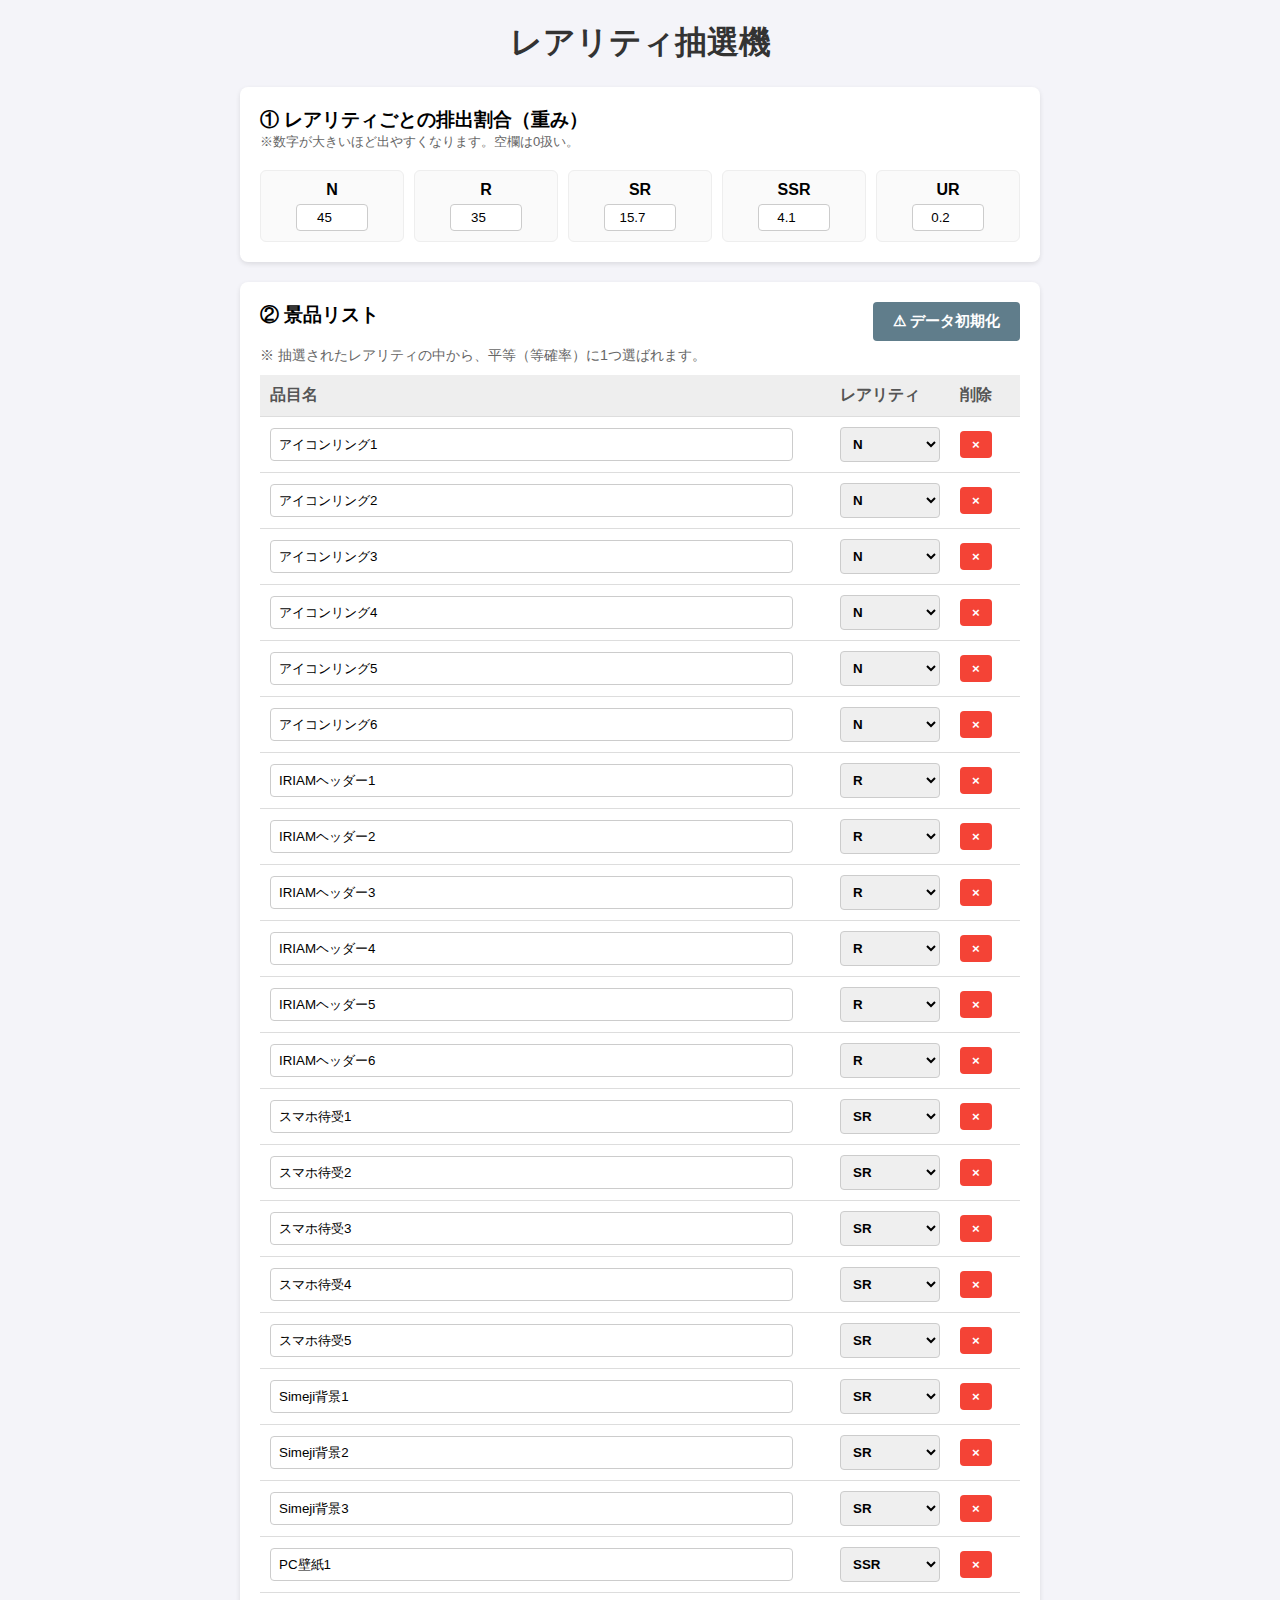
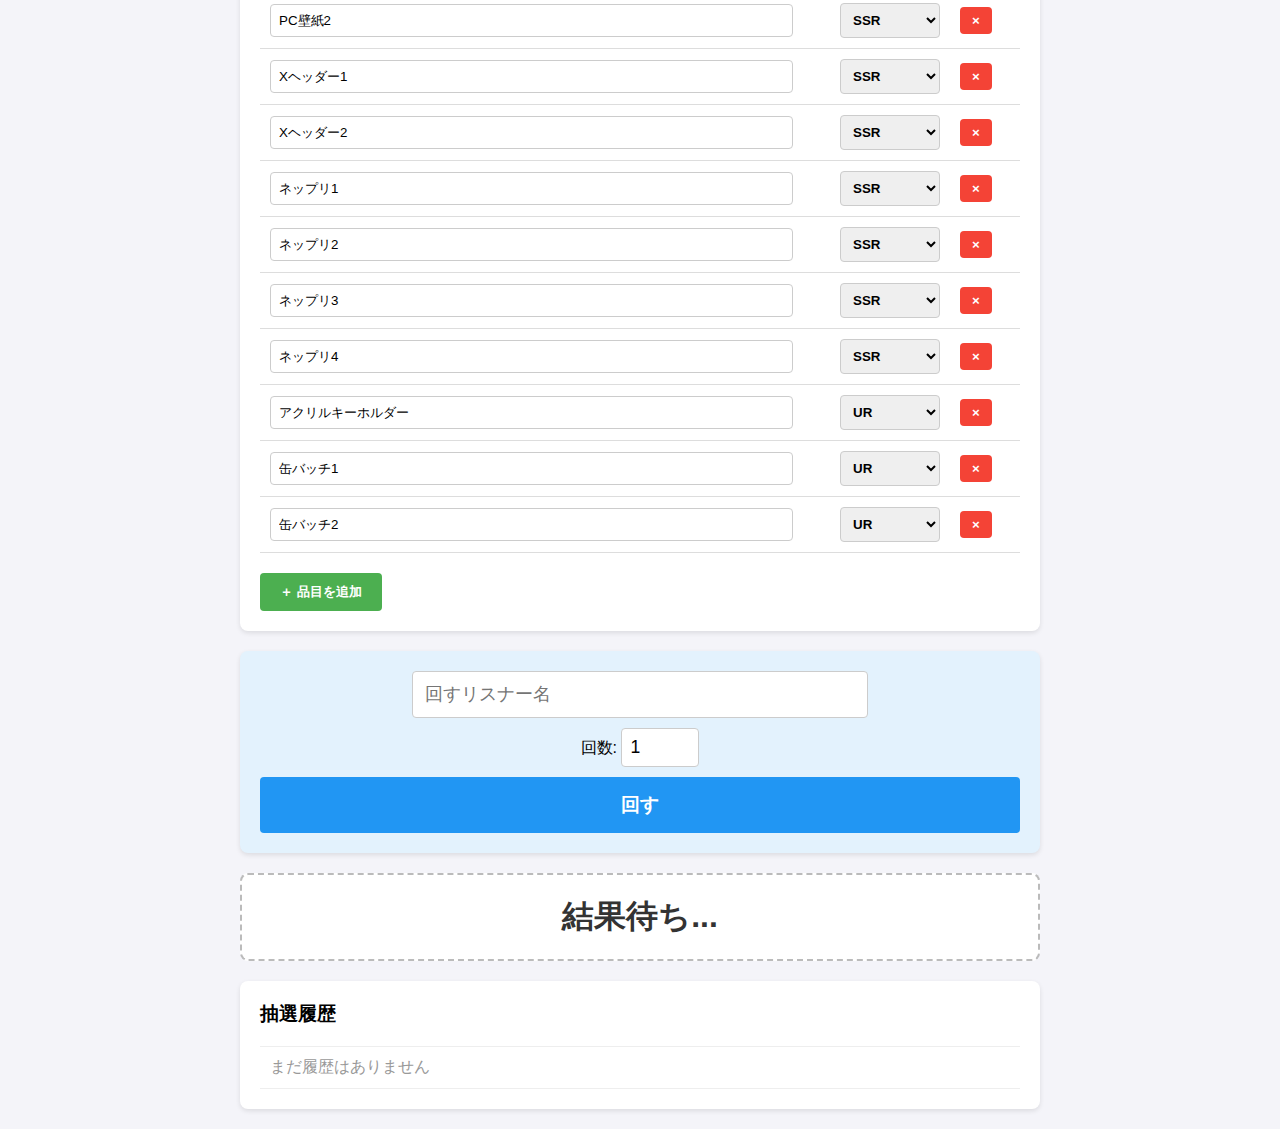
<file: Gacha-Normal.html>
<!DOCTYPE html>
<html lang="ja">
<head>
    <meta charset="UTF-8">
    <meta name="viewport" content="width=device-width, initial-scale=1.0">
    <title>レアリティ別確率・在庫なし抽選機</title>
    <style>
        body {
            font-family: "Helvetica Neue", Arial, sans-serif;
            max-width: 800px;
            margin: 20px auto;
            padding: 0 20px;
            background-color: #f4f4f9;
        }
        h1 { text-align: center; color: #333; }
        h3 { margin-top: 0; }
        
        .card {
            background: white;
            padding: 20px;
            border-radius: 8px;
            box-shadow: 0 2px 5px rgba(0,0,0,0.1);
            margin-bottom: 20px;
        }

        /* レアリティ設定エリア */
        .rarity-settings {
            display: flex;
            justify-content: space-around;
            flex-wrap: wrap;
            gap: 10px;
        }
        .rarity-box {
            text-align: center;
            background: #fafafa;
            padding: 10px;
            border-radius: 6px;
            border: 1px solid #eee;
            flex: 1;
            min-width: 80px;
        }
        .rarity-label { font-weight: bold; display: block; margin-bottom: 5px; }
        .rarity-input { width: 60px; text-align: center; padding: 5px; border: 1px solid #ccc; border-radius: 4px; }

        /* レアリティごとの色定義 */
        .color-N { color: #000; }
        .color-R { color: #000; }
        .color-SR { color: #000; }
        .color-SSR { color: #000; }
        .color-UR { color: #000; }

        .item-list {
            width: 100%;
            border-collapse: collapse;
            margin-bottom: 20px;
        }
        .item-list th, .item-list td {
            padding: 10px;
            border-bottom: 1px solid #ddd;
            text-align: left;
        }
        .item-list th { background-color: #eee; color: #555; }
        
        input[type="text"] {
            width: 95%;
            padding: 8px;
            border: 1px solid #ccc;
            border-radius: 4px;
            box-sizing: border-box;
        }
        select {
            padding: 8px;
            border: 1px solid #ccc;
            border-radius: 4px;
            width: 100%;
            font-weight: bold;
        }

        button {
            cursor: pointer;
            padding: 10px 20px;
            border: none;
            border-radius: 4px;
            font-weight: bold;
            transition: opacity 0.2s;
        }
        button:hover { opacity: 0.8; }
        button:disabled { background-color: #ccc !important; cursor: not-allowed; }
        
        .btn-add { background-color: #4CAF50; color: white; }
        .btn-remove { background-color: #f44336; color: white; padding: 6px 12px; }
        .btn-reset { background-color: #607d8b; color: white; float: right; font-size: 0.8em;}
        
        .action-area {
            background-color: #e3f2fd;
            padding: 20px;
            border-radius: 8px;
            text-align: center;
        }
        .user-input {
            width: 60% !important;
            padding: 12px !important;
            font-size: 1.1em;
        }
        .btn-spin { 
            background-color: #2196F3; 
            color: white; 
            font-size: 1.2em; 
            width: 100%; 
            padding: 15px;
            margin-top: 10px;
        }

        #result-area {
            text-align: center;
            margin: 20px 0;
            padding: 20px;
            font-size: 2.0em;
            font-weight: bold;
            color: #333;
            min-height: 1.2em;
            border: 2px dashed #bbb;
            background: #fff;
            border-radius: 8px;
            transition: background-color 0.3s;
        }
        .result-highlight {
            background-color: #fff9c4 !important;
            transform: scale(1.05);
        }

        .history-list {
            list-style: none;
            padding: 0;
            margin: 0;
            max-height: 300px;
            overflow-y: auto;
            border-top: 1px solid #eee;
        }
        .history-list li {
            padding: 10px;
            border-bottom: 1px solid #eee;
            display: flex;
            justify-content: space-between;
            align-items: center;
        }
        .history-list li:nth-child(even) { background-color: #fafafa; }
        .history-time { color: #888; font-size: 0.8em; margin-right: 8px; }
        .history-user { font-weight: bold; color: #555; margin-right: 10px; font-size: 0.9em;}
        
        .badge {
            display: inline-block;
            padding: 2px 6px;
            border-radius: 4px;
            font-size: 0.8em;
            font-weight: bold;
            margin-right: 5px;
            width: 35px;
            text-align: center;
        }
        .bg-N { background: #eee; color: #333; border: 1px solid #ccc; }
        .bg-R { background: #e3f2fd; color: #0066cc; border: 1px solid #90caf9; }
        .bg-SR { background: #e8f5e9; color: #2e7d32; border: 1px solid #a5d6a7; }
        .bg-SSR { background: #fff8e1; color: #f57f17; border: 1px solid #ffecb3; }
        .bg-UR { background: #f3e5f5; color: #7b1fa2; border: 1px solid #e1bee7; }

    </style>
</head>
<body>

    <h1>レアリティ抽選機</h1>

    <div class="card">
        <h3>
            ① レアリティごとの排出割合（重み）
            <small style="font-size:0.7em; font-weight:normal; display:block; color:#666;">※数字が大きいほど出やすくなります。空欄は0扱い。</small>
        </h3>
        <div class="rarity-settings">
            <div class="rarity-box">
                <span class="rarity-label color-N">N</span>
                <input type="number" id="rate-N" class="rarity-input" placeholder="" min="0" onchange="saveData()">
            </div>
            <div class="rarity-box">
                <span class="rarity-label color-R">R</span>
                <input type="number" id="rate-R" class="rarity-input" placeholder="" min="0" onchange="saveData()">
            </div>
            <div class="rarity-box">
                <span class="rarity-label color-SR">SR</span>
                <input type="number" id="rate-SR" class="rarity-input" placeholder="" min="0" onchange="saveData()">
            </div>
            <div class="rarity-box">
                <span class="rarity-label color-SSR">SSR</span>
                <input type="number" id="rate-SSR" class="rarity-input" placeholder="" min="0" onchange="saveData()">
            </div>
            <div class="rarity-box">
                <span class="rarity-label color-UR">UR</span>
                <input type="number" id="rate-UR" class="rarity-input" placeholder="" min="0" onchange="saveData()">
            </div>
        </div>
    </div>

    <div class="card">
        <h3>
            ② 景品リスト
            <button class="btn-reset" onclick="resetData()">⚠ データ初期化</button>
        </h3>
        <div style="margin-bottom:10px; color:#666; font-size:0.9em;">
            ※ 抽選されたレアリティの中から、平等（等確率）に1つ選ばれます。
        </div>
        <table class="item-list">
            <thead>
                <tr>
                    <th>品目名</th>
                    <th style="width: 100px;">レアリティ</th>
                    <th style="width: 50px;">削除</th>
                </tr>
            </thead>
            <tbody id="tableBody">
            </tbody>
        </table>
        <button class="btn-add" onclick="addRow()">＋ 品目を追加</button>
    </div>

    <div class="card action-area">
        <input type="text" id="username" class="user-input" placeholder="回すリスナー名">
        <div style="margin-top: 10px;">
            <label>回数: <input type="number" id="spinCount" value="1" min="1" style="padding: 8px; width: 60px; font-size: 1.1em; border-radius: 4px; border: 1px solid #ccc;"></label>
        </div>
        <button class="btn-spin" id="spinBtn" onclick="spin()">回す</button>
    </div>

    <div id="result-area">結果待ち...</div>

    <div class="card">
        <h3>抽選履歴</h3>
        <ul id="historyList" class="history-list">
            <li style="color: #999; text-align: center;">まだ履歴はありません</li>
        </ul>
    </div>

    <script>
        // バージョンv4: レアリティ管理システムに対応
        const STORAGE_KEY = 'gacha_data_v4';

        window.onload = function() {
            loadData();
        };

        // --- データ保存・読み込み ---

        function saveData() {
            // アイテムリスト保存
            const rows = Array.from(document.querySelectorAll('#tableBody tr'));
            const items = rows.map(row => {
                return {
                    name: row.querySelector('.item-name').value,
                    rarity: row.querySelector('.item-rarity').value
                };
            });

            // レアリティ設定保存
            const rates = {
                N: document.getElementById('rate-N').value,
                R: document.getElementById('rate-R').value,
                SR: document.getElementById('rate-SR').value,
                SSR: document.getElementById('rate-SSR').value,
                UR: document.getElementById('rate-UR').value
            };

            // 履歴保存
            const historyList = document.getElementById('historyList');
            const historyItems = Array.from(historyList.children).map(li => li.innerHTML);

            const data = {
                items: items,
                rates: rates,
                history: historyItems
            };

            localStorage.setItem(STORAGE_KEY, JSON.stringify(data));
        }

        function loadData() {
            const json = localStorage.getItem(STORAGE_KEY);
            const tbody = document.getElementById('tableBody');
            const historyList = document.getElementById('historyList');

            if (json) {
                // 保存データがある場合
                const data = JSON.parse(json);
                
                // レアリティ設定復元
                if (data.rates) {
                    document.getElementById('rate-N').value = data.rates.N || "";
                    document.getElementById('rate-R').value = data.rates.R || "";
                    document.getElementById('rate-SR').value = data.rates.SR || "";
                    document.getElementById('rate-SSR').value = data.rates.SSR || "";
                    document.getElementById('rate-UR').value = data.rates.UR || "";
                }

                // アイテム復元
                tbody.innerHTML = '';
                if (data.items.length > 0) {
                    data.items.forEach(item => addRow(item.name, item.rarity, false));
                }

                // 履歴復元
                if (data.history && data.history.length > 0) {
                    historyList.innerHTML = '';
                    data.history.forEach(html => {
                        const li = document.createElement('li');
                        li.innerHTML = html;
                        historyList.appendChild(li);
                    });
                }
            } else {
                // --- 初回データ生成 ---

                document.getElementById('rate-UR').value = 0.2;
                document.getElementById('rate-SSR').value = 4.1;
                document.getElementById('rate-SR').value = 15.7;
                document.getElementById('rate-R').value = 35;
                document.getElementById('rate-N').value = 45;
                
                // Nレアリティ: アイコンリング1~6
                for(let i=1; i<=6; i++) addRow(`アイコンリング${i}`, 'N', false);
                
                // Rレアリティ: IRIAMヘッダー1~6
                for(let i=1; i<=6; i++) addRow(`IRIAMヘッダー${i}`, 'R', false);
                
                // SRレアリティ: スマホ待受1~5, Simeji背景1~3
                for(let i=1; i<=5; i++) addRow(`スマホ待受${i}`, 'SR', false);
                for(let i=1; i<=3; i++) addRow(`Simeji背景${i}`, 'SR', false);
                
                // SSRレアリティ: PC壁紙1,2, Xヘッダー1,2, ネップリ1~4
                for(let i=1; i<=2; i++) addRow(`PC壁紙${i}`, 'SSR', false);
                for(let i=1; i<=2; i++) addRow(`Xヘッダー${i}`, 'SSR', false);
                for(let i=1; i<=4; i++) addRow(`ネップリ${i}`, 'SSR', false);

                // URレアリティ: アクリルキーホルダ, 缶バッチ1,2
                addRow(`アクリルキーホルダー`, 'UR', false);
                for(let i=1; i<=2; i++) addRow(`缶バッチ${i}`, 'UR', false);

                // 確率入力部分は空白のまま
            }
        }

        function resetData() {
            if(confirm('全てのデータを消去して、初期設定に戻しますか？')) {
                localStorage.removeItem(STORAGE_KEY);
                location.reload();
            }
        }

        // --- テーブル操作 ---

        function addRow(name = "", rarity = "N", saveFlag = true) {
            const tbody = document.getElementById('tableBody');
            const row = document.createElement('tr');
            
            // レアリティ選択肢を作成
            const options = ['N', 'R', 'SR', 'SSR', 'UR'].map(r => 
                `<option value="${r}" ${r === rarity ? 'selected' : ''}>${r}</option>`
            ).join('');

            row.innerHTML = `
                <td><input type="text" value="${name}" placeholder="品目名" class="item-name" onchange="saveData()"></td>
                <td>
                    <select class="item-rarity" onchange="saveData()">
                        ${options}
                    </select>
                </td>
                <td><button class="btn-remove" onclick="removeRow(this)">×</button></td>
            `;
            tbody.appendChild(row);
            if (saveFlag) saveData();
        }

        function removeRow(btn) {
            btn.closest('tr').remove();
            saveData();
        }

        // --- 抽選ロジック ---

        function addToHistory(username, itemName, rarity) {
            const historyList = document.getElementById('historyList');
            
            if (historyList.children.length > 0 && historyList.children[0].innerText.includes('履歴はありません')) {
                historyList.innerHTML = '';
            }

            const now = new Date();
            const timeString = now.toLocaleTimeString();

            const li = document.createElement('li');
            li.innerHTML = `
                <div style="display:flex; align-items:center;">
                    <span class="history-time">${timeString}</span>
                    <span class="history-user">${username}</span>
                </div>
                <div style="display:flex; align-items:center;">
                    <span class="badge bg-${rarity}">${rarity}</span>
                    <span class="history-item">${itemName}</span>
                </div>
            `;
            
            historyList.prepend(li);
            saveData(); 
        }

        const sleep = (ms) => new Promise(resolve => setTimeout(resolve, ms));

        async function spin() {
            const resultArea = document.getElementById('result-area');
            const spinBtn = document.getElementById('spinBtn');
            const usernameInput = document.getElementById('username');
            const countInput = document.getElementById('spinCount');
            
            const username = usernameInput.value.trim() || '名無し';
            let loopCount = parseInt(countInput.value, 10);
            if (isNaN(loopCount) || loopCount < 1) loopCount = 1;

            // 各レアリティのウェイトを取得
            const rarityWeights = {
                N: parseFloat(document.getElementById('rate-N').value) || 0,
                R: parseFloat(document.getElementById('rate-R').value) || 0,
                SR: parseFloat(document.getElementById('rate-SR').value) || 0,
                SSR: parseFloat(document.getElementById('rate-SSR').value) || 0,
                UR: parseFloat(document.getElementById('rate-UR').value) || 0,
            };

            const totalWeight = Object.values(rarityWeights).reduce((a, b) => a + b, 0);

            if (totalWeight <= 0) {
                alert("各レアリティの排出割合（重み）を入力してください！");
                return;
            }

            // アイテムリストをメモリにロード
            const rows = Array.from(document.querySelectorAll('#tableBody tr'));
            const allItems = rows.map(row => ({
                name: row.querySelector('.item-name').value,
                rarity: row.querySelector('.item-rarity').value
            }));

            spinBtn.disabled = true;
            spinBtn.innerText = "抽選中...";

            for (let i = 0; i < loopCount; i++) {
                
                // STEP 1: レアリティ抽選
                let random = Math.random() * totalWeight;
                let selectedRarity = null;
                for (const [rarity, weight] of Object.entries(rarityWeights)) {
                    if (random < weight) {
                        selectedRarity = rarity;
                        break;
                    }
                    random -= weight;
                }
                // 誤差対策
                if (!selectedRarity) selectedRarity = 'N';

                // STEP 2: そのレアリティ内のアイテムから均等に抽選
                const pool = allItems.filter(item => item.rarity === selectedRarity);

                let resultName = "";
                if (pool.length === 0) {
                    resultName = `(エラー: ${selectedRarity}のアイテムがありません)`;
                } else {
                    const randomIndex = Math.floor(Math.random() * pool.length);
                    resultName = pool[randomIndex].name;
                }

                // 結果表示
                resultArea.style.opacity = 0;
                await sleep(100); 
                
                // レアリティごとの色スタイル適用
                const rarityColorClass = `color-${selectedRarity}`;
                resultArea.innerHTML = `${i + 1}回目: <span class="${rarityColorClass}">[${selectedRarity}]</span> ${resultName}`;
                
                resultArea.style.opacity = 1;
                resultArea.classList.add('result-highlight');
                setTimeout(() => resultArea.classList.remove('result-highlight'), 300);

                // 履歴追加
                addToHistory(username, resultName, selectedRarity);

                if (i < loopCount - 1) {
                    await sleep(1200);
                }
            }

            spinBtn.disabled = false;
            spinBtn.innerText = "回す";
        }
    </script>
</body>
</html>
</file>
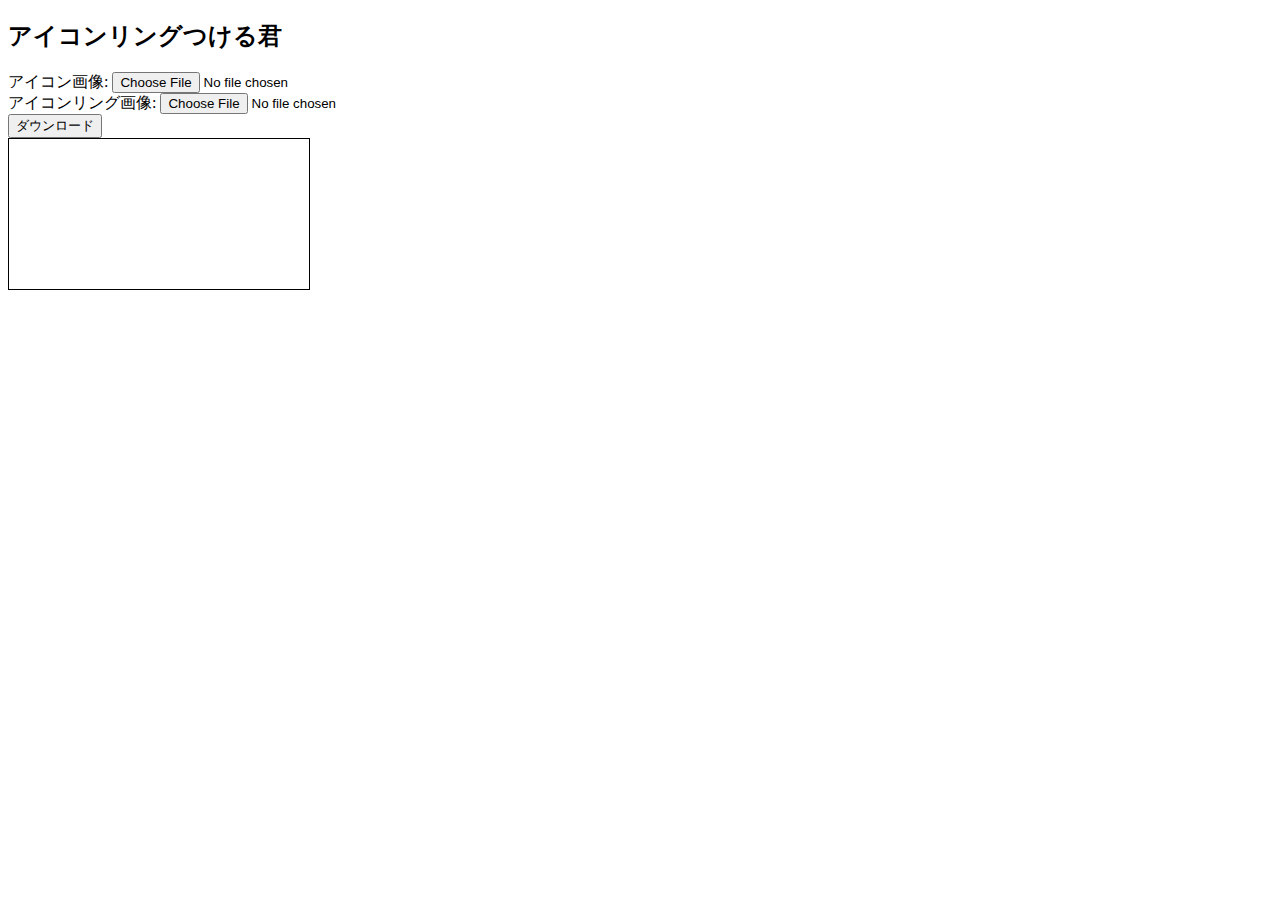
<file: icon.html>
<!DOCTYPE html>
<html lang="ja">
<head>
    <meta charset="UTF-8">
    <meta name="viewport" content="width=device-width, initial-scale=1.0">
    <title>アイコン合成ツール</title>
    <style>
        #canvas {
            border: 1px solid #000;
            max-width: 100%;
            touch-action: none;
        }
        .controls {
            margin-top: 10px;
        }
    </style>
</head>
<body>
    <h2>アイコンリングつける君</h2>
    <label>アイコン画像: <input type="file" id="iconInput" accept="image/*"></label>
    <br>
    <label>アイコンリング画像: <input type="file" id="ringInput" accept="image/*"></label>
    <br>
    <button onclick="mergeImages()">ダウンロード</button>
    <br>
    <canvas id="canvas"></canvas>
    
    <script>
        let iconImg = new Image();
        let ringImg = new Image();
        let iconLoaded = false;
        let ringLoaded = false;
        let iconX = 0, iconY = 0, iconScale = 1;
        let lastX, lastY;
        let dragging = false;

        document.getElementById('iconInput').addEventListener('change', function(event) {
            const reader = new FileReader();
            reader.onload = function(e) {
                iconImg.src = e.target.result;
            };
            reader.readAsDataURL(event.target.files[0]);
            iconImg.onload = () => { iconLoaded = true; drawCanvas(); };
        });
        
        document.getElementById('ringInput').addEventListener('change', function(event) {
            const reader = new FileReader();
            reader.onload = function(e) {
                ringImg.src = e.target.result;
            };
            reader.readAsDataURL(event.target.files[0]);
            ringImg.onload = () => { ringLoaded = true; drawCanvas(); };
        });
        
        const canvas = document.getElementById('canvas');
        const ctx = canvas.getContext('2d');

        canvas.addEventListener('touchstart', startMove);
        canvas.addEventListener('touchmove', moveIcon);
        canvas.addEventListener('touchend', stopMove);
        canvas.addEventListener('mousedown', startMove);
        canvas.addEventListener('mousemove', moveIcon);
        canvas.addEventListener('mouseup', stopMove);
        canvas.addEventListener('mouseleave', stopMove);
        canvas.addEventListener('wheel', zoomIcon);

        function startMove(e) {
            const point = e.touches ? e.touches[0] : e;
            lastX = point.clientX;
            lastY = point.clientY;
            dragging = true;
            e.preventDefault();
        }

        function moveIcon(e) {
            if (!dragging) return;
            const point = e.touches ? e.touches[0] : e;
            let dx = point.clientX - lastX;
            let dy = point.clientY - lastY;
            iconX += dx;
            iconY += dy;
            lastX = point.clientX;
            lastY = point.clientY;
            drawCanvas();
            e.preventDefault();
        }

        function stopMove() {
            dragging = false;
        }

        function zoomIcon(e) {
            const scaleAmount = e.deltaY > 0 ? 0.9 : 1.1;
            iconScale *= scaleAmount;
            drawCanvas();
            e.preventDefault();
        }

        function drawCanvas() {
            if (!iconLoaded || !ringLoaded) return;
            
            const size = Math.max(ringImg.width, ringImg.height);
            canvas.width = size;
            canvas.height = size;
            ctx.clearRect(0, 0, canvas.width, canvas.height);
            
            const iconWidth = iconImg.width * iconScale;
            const iconHeight = iconImg.height * iconScale;
            ctx.drawImage(iconImg, (size - iconWidth) / 2 + iconX, (size - iconHeight) / 2 + iconY, iconWidth, iconHeight);
            ctx.drawImage(ringImg, (size - ringImg.width) / 2, (size - ringImg.height) / 2);
        }
        
        function mergeImages() {
            drawCanvas();
            const link = document.createElement('a');
            link.href = document.getElementById('canvas').toDataURL('image/png');
            link.download = 'merged_icon.png';
            document.body.appendChild(link);
            link.click();
            document.body.removeChild(link);
        }
    </script>
</body>
</html>
</file>
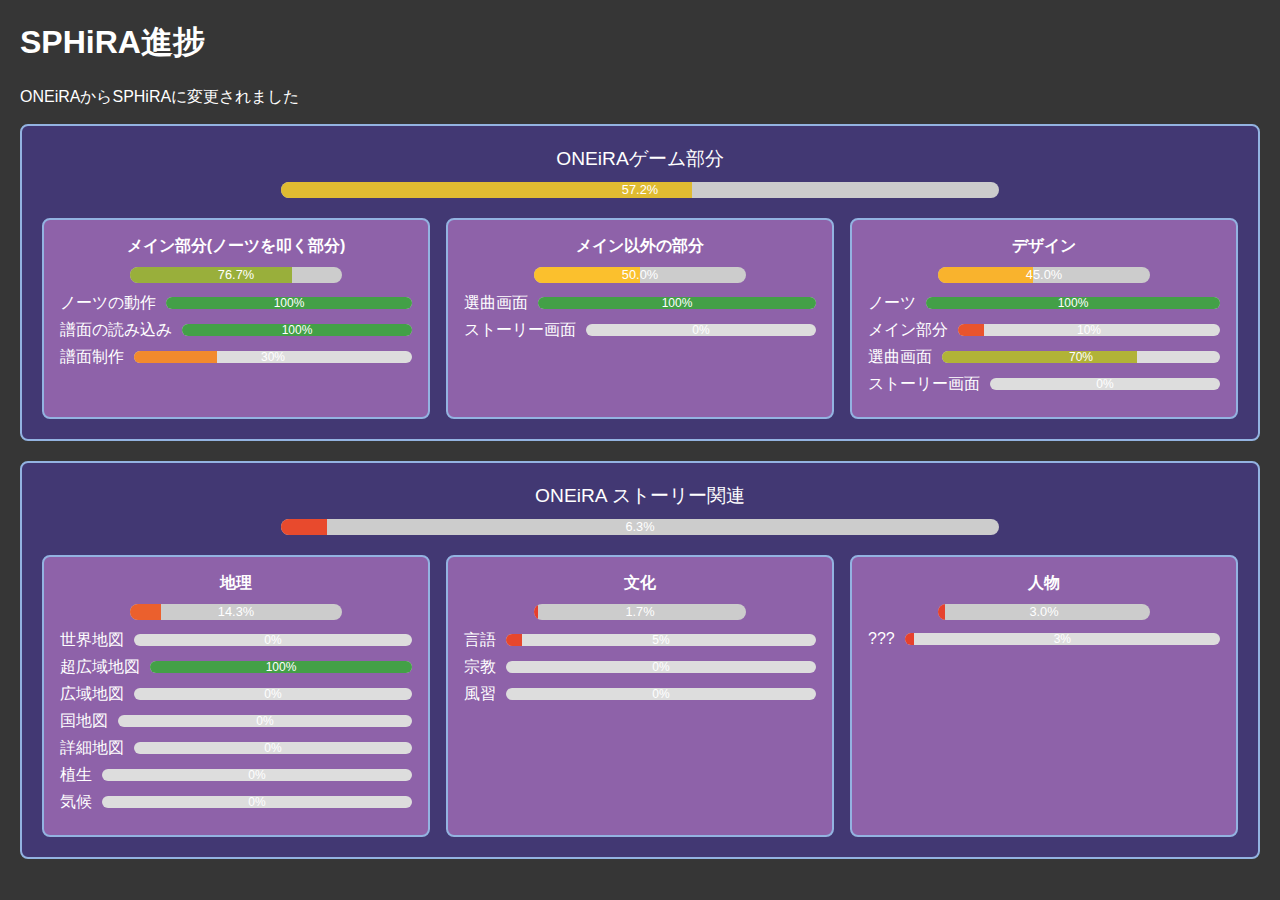
<file: parcent_bar.html>
<!DOCTYPE html>
<html lang="ja">
<head>
  <meta charset="UTF-8">
  <title>SPHiRAの現在状況</title>
  <style>
    * {
      box-sizing: border-box;
    }
    body {
      font-family: 'Segoe UI', sans-serif;
      background: #363636;
      margin: 20px;
      color: #FFF;
    }

    .large {
      background: #423873;
      border: 2px solid #93b3e1;
      border-radius: 8px;
      padding: 20px;
      margin-bottom: 20px;
      text-align: center;
    }

    .large-title {
      font-size: 1.2em;
      margin-bottom: 10px;
    }

    .medium-container {
      display: flex;
      flex-wrap: wrap;
      justify-content: center;
      gap: 16px;
      margin-top: 20px;
    }

    .medium {
      background: #8e62a9;
      border: 2px solid #93b3e1;
      border-radius: 8px;
      padding: 16px;
      min-width: 250px;
      flex: 1 1 250px;
      text-align: center;
    }

    .medium-title {
      font-weight: bold;
      margin-bottom: 10px;
    }

    .small {
      display: flex;
      align-items: center;
      justify-content: space-between;
      margin: 6px 0;
    }

    .small-label {
      flex-shrink: 0;
    }

    .small-bar-group {
      display: flex;
      align-items: center;
      flex: 1;
      margin-left: 10px;
    }

    .progress-bar-container {
      position: relative;
      flex: 1;
      height: 12px;
      background-color: #ddd;
      border-radius: 6px;
      overflow: hidden;
    }

    .progress-bar {
      height: 100%;
      width: 0%;
      transition: width 0.3s ease;
      position: absolute;
      top: 0;
      left: 0;
    }

    .progress-label {
      position: absolute;
      width: 100%;
      text-align: center;
      font-size: 0.75em;
      color: #fff;
      line-height: 12px;
      z-index: 1;
    }

    .bar-container {
      position: relative;
      width: 60%;
      height: 16px;
      background-color: #ccc;
      border-radius: 8px;
      overflow: hidden;
      margin: 0 auto 10px;
    }

    .bar {
      position: absolute;
      top: 0;
      left: 0;
      height: 100%;
      width: 0%;
      transition: width 0.3s ease;
    }

    .bar-label {
      position: absolute;
      width: 100%;
      text-align: center;
      font-size: 0.8em;
      color: #fff;
      line-height: 16px;
      z-index: 1;
    }

    @media (max-width: 600px) {
      .medium-container {
        flex-direction: column;
        align-items: center;
      }
    }
  </style>
</head>
<body>
  <h1>SPHiRA進捗</h1>
  <p>ONEiRAからSPHiRAに変更されました</p>
  <div id="progress-root"></div>

  <script>
    // JSON形式のデータ
    const progressData = [
      {
        name: "ONEiRAゲーム部分",
        mediumItems: [
          {
            name: "メイン部分(ノーツを叩く部分)",
            smallItems: [
              { name: "ノーツの動作", progress: 100 },
              { name: "譜面の読み込み", progress: 100 },
              { name: "譜面制作", progress: 30 },
            ]
          },
          {
            name: "メイン以外の部分",
            smallItems: [
              { name: "選曲画面", progress: 100 },
              { name: "ストーリー画面", progress: 0 }
            ]
          },
          {
            name: "デザイン",
            smallItems: [
              { name: "ノーツ", progress: 100 },
              { name: "メイン部分", progress: 10 },
              { name: "選曲画面", progress: 70 },
              { name: "ストーリー画面", progress: 0 }
            ]
          }
        ]
      },
      {
        name: "ONEiRA ストーリー関連",
        mediumItems: [
          {
            name: "地理",
            smallItems: [
              { name: "世界地図", progress: 0 },
              { name: "超広域地図", progress: 100 },
              { name: "広域地図", progress: 0 },
              { name: "国地図", progress: 0 },
              { name: "詳細地図", progress: 0 },
              { name: "植生", progress: 0 },
              { name: "気候", progress: 0 }
            ]
          },
          {
            name: "文化",
            smallItems: [
              { name: "言語", progress: 5 },
              { name: "宗教", progress: 0 },
              { name: "風習", progress: 0 }
            ]
          },
          {
            name: "人物",
            smallItems: [
              { name: "???", progress: 3 }
            ]
          }
        ]
      }
    ];

    // 進捗に応じて色を生成（赤→黄→緑）
    function getColor(progress) {
      const clamp = (v, min, max) => Math.min(Math.max(v, min), max);
      progress = clamp(progress, 0, 100);

      let r, g;
      if (progress <= 50) {
        // 赤(229,57,53) → 黄(251,192,45)
        const ratio = progress / 50;
        r = 229 + (251 - 229) * ratio;
        g = 57 + (192 - 57) * ratio;
        return `rgb(${r.toFixed(0)}, ${g.toFixed(0)}, 45)`;
      } else {
        // 黄(251,192,45) → 緑(67,160,71)
        const ratio = (progress - 50) / 50;
        r = 251 + (67 - 251) * ratio;
        g = 192 + (160 - 192) * ratio;
        const b = 45 + (71 - 45) * ratio;
        return `rgb(${r.toFixed(0)}, ${g.toFixed(0)}, ${b.toFixed(0)})`;
      }
    }

    function createProgressBars(data) {
      const root = document.getElementById("progress-root");
      root.innerHTML = '';

      data.forEach(largeItem => {
        const largeDiv = document.createElement("div");
        largeDiv.className = "large";

        const largeTitle = document.createElement("div");
        largeTitle.className = "large-title";
        largeTitle.textContent = largeItem.name;

        const largeBarContainer = document.createElement("div");
        largeBarContainer.className = "bar-container";
        const largeBar = document.createElement("div");
        largeBar.className = "bar";
        const largeLabel = document.createElement("div");
        largeLabel.className = "bar-label";
        largeBarContainer.appendChild(largeBar);
        largeBarContainer.appendChild(largeLabel);

        largeDiv.appendChild(largeTitle);
        largeDiv.appendChild(largeBarContainer);

        const mediumContainer = document.createElement("div");
        mediumContainer.className = "medium-container";

        let largeTotal = 0;
        let largeCount = 0;

        largeItem.mediumItems.forEach(mediumItem => {
          const mediumDiv = document.createElement("div");
          mediumDiv.className = "medium";

          const mediumTitle = document.createElement("div");
          mediumTitle.className = "medium-title";
          mediumTitle.textContent = mediumItem.name;

          const mediumBarContainer = document.createElement("div");
          mediumBarContainer.className = "bar-container";
          const mediumBar = document.createElement("div");
          mediumBar.className = "bar";
          const mediumLabel = document.createElement("div");
          mediumLabel.className = "bar-label";
          mediumBarContainer.appendChild(mediumBar);
          mediumBarContainer.appendChild(mediumLabel);

          mediumDiv.appendChild(mediumTitle);
          mediumDiv.appendChild(mediumBarContainer);

          let mediumTotal = 0;
          let mediumCount = 0;

          mediumItem.smallItems.forEach(smallItem => {
            const smallDiv = document.createElement("div");
            smallDiv.className = "small";

            const smallLabel = document.createElement("span");
            smallLabel.className = "small-label";
            smallLabel.textContent = smallItem.name;

            const smallBarGroup = document.createElement("div");
            smallBarGroup.className = "small-bar-group";

            const smallBarContainer = document.createElement("div");
            smallBarContainer.className = "progress-bar-container";

            const smallBar = document.createElement("div");
            smallBar.className = "progress-bar";
            smallBar.style.width = `${smallItem.progress}%`;
            smallBar.style.backgroundColor = getColor(smallItem.progress);

            const smallLabelOverlay = document.createElement("div");
            smallLabelOverlay.className = "progress-label";
            smallLabelOverlay.textContent = `${smallItem.progress}%`;

            smallBarContainer.appendChild(smallBar);
            smallBarContainer.appendChild(smallLabelOverlay);

            smallBarGroup.appendChild(smallBarContainer);

            smallDiv.appendChild(smallLabel);
            smallDiv.appendChild(smallBarGroup);
            mediumDiv.appendChild(smallDiv);

            mediumTotal += smallItem.progress;
            mediumCount++;
          });

          const mediumAvg = mediumTotal / mediumCount;
          mediumBar.style.width = `${mediumAvg}%`;
          mediumBar.style.backgroundColor = getColor(mediumAvg);
          mediumLabel.textContent = `${mediumAvg.toFixed(1)}%`;

          largeTotal += mediumAvg;
          largeCount++;

          mediumContainer.appendChild(mediumDiv);
        });

        const largeAvg = largeTotal / largeCount;
        largeBar.style.width = `${largeAvg}%`;
        largeBar.style.backgroundColor = getColor(largeAvg);
        largeLabel.textContent = `${largeAvg.toFixed(1)}%`;

        largeDiv.appendChild(mediumContainer);
        root.appendChild(largeDiv);
      });
    }

    createProgressBars(progressData);
  </script>
</body>
</html>
</file>
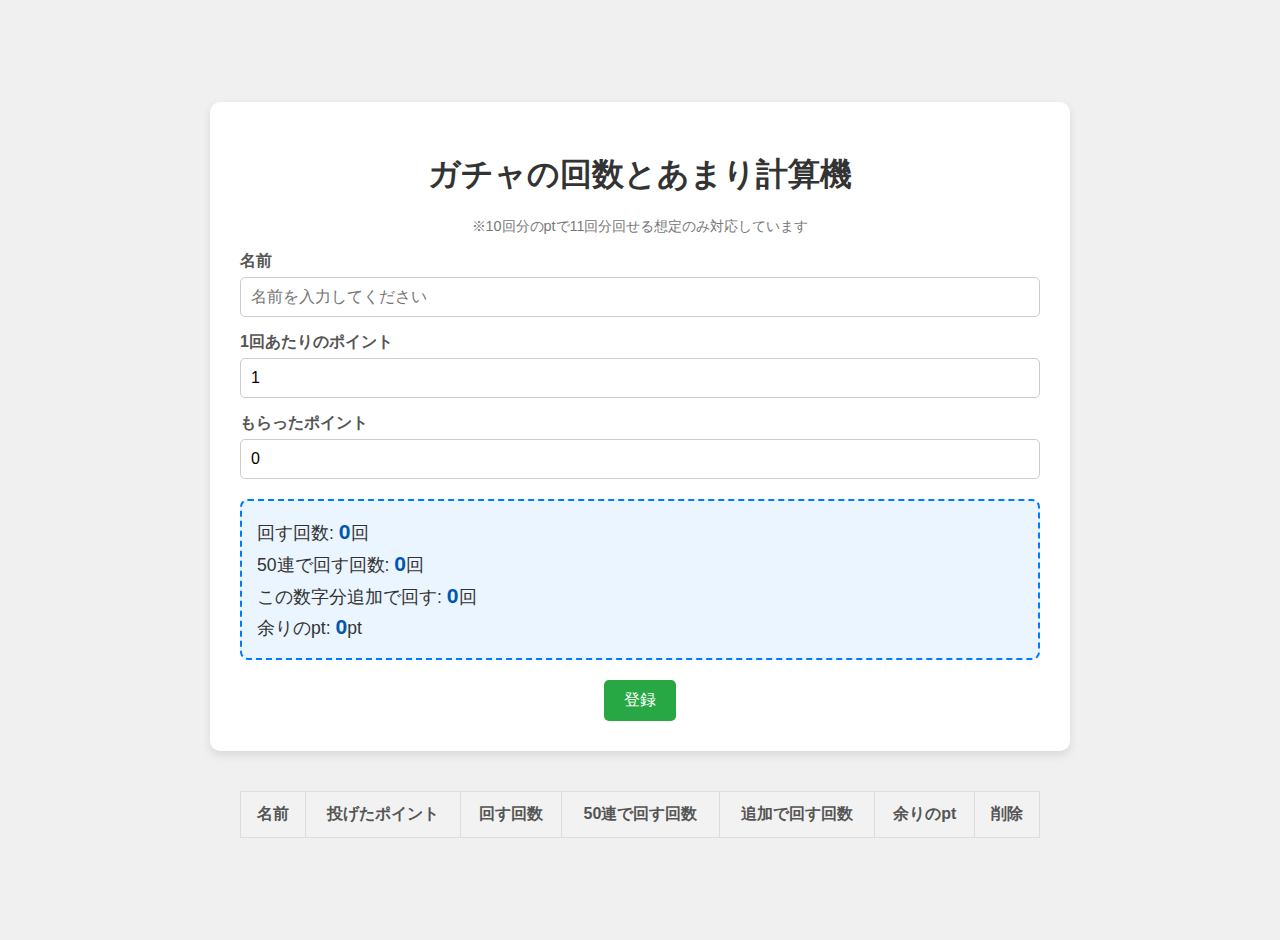
<file: ptcalc.html>
<!DOCTYPE html>
<html lang="ja">
<head>
    <meta charset="UTF-8">
    <meta name="viewport" content="width=device-width, initial-scale=1.0">
    <title>ポイント計算機</title>
    <style>
        body {
            font-family: sans-serif;
            display: flex;
            flex-direction: column;
            justify-content: center;
            align-items: center;
            min-height: 100vh;
            background-color: #f0f0f0;
            margin: 0;
            padding: 20px;
        }
        .calculator-container {
            background-color: white;
            padding: 30px;
            border-radius: 10px;
            box-shadow: 0 4px 10px rgba(0, 0, 0, 0.1);
            max-width: 800px;
            width: 100%;
            margin-bottom: 20px;
        }
        h1 {
            text-align: center;
            color: #333;
            margin-bottom: 20px;
        }
        p.info {
            text-align: center;
            color: #777;
            font-size: 0.9em;
            margin-bottom: 15px;
        }
        .input-group {
            margin-bottom: 15px;
        }
        label {
            display: block;
            margin-bottom: 5px;
            color: #555;
            font-weight: bold;
        }
        input[type="number"], input[type="text"] {
            width: 100%;
            padding: 10px;
            border: 1px solid #ccc;
            border-radius: 5px;
            box-sizing: border-box;
            font-size: 16px;
        }
        .result-group {
            margin-top: 20px;
            padding: 15px;
            border: 2px dashed #007bff;
            border-radius: 8px;
            background-color: #eaf5ff;
        }
        .result-group p {
            margin: 0;
            color: #333;
            font-size: 1.1em;
            line-height: 1.5;
        }
        .result-group p strong {
            color: #0056b3;
            font-size: 1.2em;
        }
        .button-group {
            text-align: center;
            margin-top: 20px;
        }
        #registerButton {
            padding: 10px 20px;
            font-size: 16px;
            color: white;
            background-color: #28a745;
            border: none;
            border-radius: 5px;
            cursor: pointer;
            transition: background-color 0.3s ease;
        }
        #registerButton:hover {
            background-color: #218838;
        }
        .history-table-container {
            width: 100%;
            max-width: 800px;
            margin-top: 20px;
            overflow-x: auto;
        }
        #historyTable {
            width: 100%;
            border-collapse: collapse;
            background-color: white;
            box-shadow: 0 4px 10px rgba(0, 0, 0, 0.1);
            border-radius: 10px;
        }
        #historyTable th, #historyTable td {
            border: 1px solid #ddd;
            padding: 12px;
            text-align: center;
            white-space: nowrap;
        }
        #historyTable th {
            background-color: #f2f2f2;
            color: #555;
            font-weight: bold;
        }
        #historyTable tr:nth-child(even) {
            background-color: #f9f9f9;
        }
        .delete-button {
            background-color: #dc3545;
            color: white;
            border: none;
            padding: 5px 10px;
            border-radius: 5px;
            cursor: pointer;
            transition: background-color 0.3s ease;
            font-size: 0.9em;
        }
        .delete-button:hover {
            background-color: #c82333;
        }
    </style>
</head>
<body>

<div class="calculator-container">
    <h1>ガチャの回数とあまり計算機</h1>
    <p class="info">※10回分のptで11回分回せる想定のみ対応しています</p>

    <div class="input-group">
        <label for="userName">名前</label>
        <input type="text" id="userName" placeholder="名前を入力してください">
    </div>

    <div class="input-group">
        <label for="pointsPerUse">1回あたりのポイント</label>
        <input type="number" id="pointsPerUse" min="1" value="1" oninput="calculatePoints()">
    </div>

    <div class="input-group">
        <label for="receivedPoints">もらったポイント</label>
        <input type="number" id="receivedPoints" min="0" value="0" oninput="calculatePoints()">
    </div>

    <div class="result-group">
        <p>回す回数: <strong id="result1">0</strong>回</p>
        <p>50連で回す回数: <strong id="result3">0</strong>回</p>
        <p>この数字分追加で回す: <strong id="result4">0</strong>回</p>
        <p>余りのpt: <strong id="result2">0</strong>pt</p>
    </div>

    <div class="button-group">
        <button id="registerButton" onclick="registerResult()">登録</button>
    </div>
</div>

<div class="history-table-container">
    <table id="historyTable">
        <thead>
            <tr>
                <th>名前</th>
                <th>投げたポイント</th>
                <th>回す回数</th>
                <th>50連で回す回数</th>
                <th>追加で回す回数</th>
                <th>余りのpt</th>
                <th>削除</th>
            </tr>
        </thead>
        <tbody>
            </tbody>
    </table>
</div>

<script>
    function calculatePoints() {
        const pointsPerUse = parseInt(document.getElementById('pointsPerUse').value, 10);
        const receivedPoints = parseInt(document.getElementById('receivedPoints').value, 10);

        if (isNaN(pointsPerUse) || isNaN(receivedPoints) || pointsPerUse <= 0) {
            document.getElementById('result1').textContent = '0';
            document.getElementById('result2').textContent = '0';
            document.getElementById('result3').textContent = '0';
            document.getElementById('result4').textContent = '0';
            return;
        }

        const totalSpins = Math.floor(receivedPoints / (pointsPerUse * 10)) * 11 + Math.floor((receivedPoints % (pointsPerUse * 10)) / pointsPerUse);
        const remainingPoints = (receivedPoints % (pointsPerUse * 10)) % pointsPerUse;
        const fiftySpins = Math.floor(totalSpins / 50);
        const additionalSpins = totalSpins % 50;

        document.getElementById('result1').textContent = totalSpins;
        document.getElementById('result2').textContent = remainingPoints;
        document.getElementById('result3').textContent = fiftySpins;
        document.getElementById('result4').textContent = additionalSpins;
    }

    function registerResult() {
        const userName = document.getElementById('userName').value || '名無し';
        const receivedPoints = document.getElementById('receivedPoints').value;
        const totalSpins = document.getElementById('result1').textContent;
        const fiftySpins = document.getElementById('result3').textContent;
        const additionalSpins = document.getElementById('result4').textContent;
        const remainingPoints = document.getElementById('result2').textContent;
        const historyTableBody = document.getElementById('historyTable').getElementsByTagName('tbody')[0];

        const newRow = historyTableBody.insertRow();

        newRow.innerHTML = `
            <td>${userName}</td>
            <td>${receivedPoints}pt</td>
            <td>${totalSpins}回</td>
            <td>${fiftySpins}回</td>
            <td>${additionalSpins}回</td>
            <td>${remainingPoints}pt</td>
            <td><button class="delete-button" onclick="deleteRow(this)">削除</button></td>
        `;
    }

    function deleteRow(buttonElement) {
        const row = buttonElement.parentNode.parentNode;
        row.remove();
    }

    window.onload = calculatePoints;
</script>

</body>
</html>
</file>
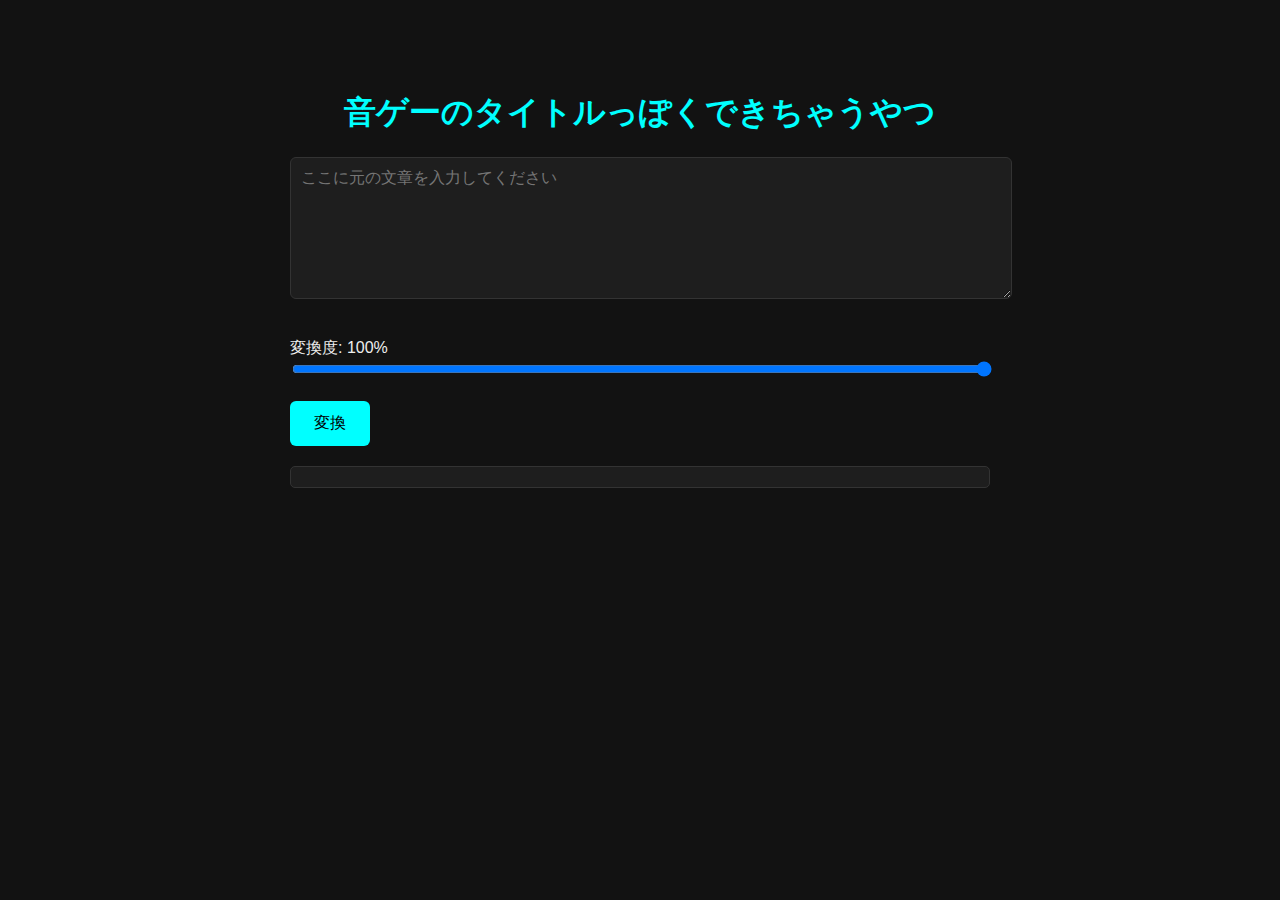
<file: RGMTC.html>
<!DOCTYPE html>
<html lang="ja">
<head>
  <meta charset="UTF-8">
  <title>変換ツール</title>
  <style>
    body {
      background-color: #121212;
      color: #eee;
      font-family: 'Segoe UI', sans-serif;
      max-width: 700px;
      margin: 50px auto;
      padding: 20px;
      border-radius: 12px;
    }

    h1 {
      text-align: center;
      color: #00ffff;
    }

    textarea {
      width: 100%;
      height: 120px;
      margin-bottom: 15px;
      font-size: 16px;
      background: #1e1e1e;
      color: #eee;
      border: 1px solid #333;
      padding: 10px;
      border-radius: 6px;
    }

    button {
      padding: 12px 24px;
      font-size: 16px;
      background-color: #00ffff;
      border: none;
      color: #000;
      border-radius: 6px;
      cursor: pointer;
      transition: background-color 0.3s ease;
    }

    button:hover {
      background-color: #00cccc;
    }

    .slider-container {
      margin: 20px 0;
    }

    input[type="range"] {
      width: 100%;
    }

    .result {
      margin-top: 20px;
      white-space: pre-wrap;
      background: #1e1e1e;
      padding: 10px;
      border-radius: 5px;
      border: 1px solid #333;
      font-size: 16px;
    }

    .flash {
      animation: flashEffect 0.3s ease;
    }

    @keyframes flashEffect {
      0% {
        background-color: #00ffff44;
      }
      100% {
        background-color: transparent;
      }
    }
  </style>
</head>
<body>
  <h1>音ゲーのタイトルっぽくできちゃうやつ</h1>

  <textarea id="inputText" placeholder="ここに元の文章を入力してください"></textarea>

  <div class="slider-container">
    <label for="intensity">変換度: <span id="intensityValue">100</span>%</label>
    <input type="range" id="intensity" min="0" max="100" value="100" oninput="updateIntensity()">
  </div>

  <button onclick="convertText()">変換</button>

  <div class="result" id="outputText"></div>

  <script>
    const conversionMap = {
      A: ["@", "4", "Δ", "Λ", "V"],
      B: ["8", "ß"],
      C: ["K"],
      D: ["▶︎", "Ð"],
      E: ["3", "ε"],
      F: ["ƒ"],
      G: ["6", "9"],
      H: ["#"],
      I: ["1", "!"],
      J: ["]"],
      K: ["K"],
      L: ["Γ"],
      M: ["W"],
      N: ["И"],
      O: ["0", "θ"],
      P: ["Ԁ", "¶"],
      Q: ["Q"],
      R: ["Я"],
      S: ["5", "$"],
      T: ["+"],
      U: ["Ц"],
      V: ["Λ"],
      W: ["Ш", "vv"],
      X: ["X"],
      Y: ["γ"],
      Z: ["2"],
      a: ["@", "α"],
      b: ["ß"],
      c: ["ↄ"],
      d: ["q"],
      e: ["3"],
      f: ["ƒ"],
      g: ["9"],
      h: ["#"],
      i: ["1", "!"],
      j: ["j"],
      k: ["k"],
      l: ["|", "1"],
      m: ["m"],
      n: ["∪"],
      o: ["0"],
      p: ["ρ"],
      q: ["9"],
      r: ["Я"],
      s: ["$", "5", "z"],
      t: ["+"],
      u: ["∩"],
      v: ["Λ"],
      w: ["Ш"],
      x: ["×", "><"],
      y: ["γ"],
      z: ["2", "s"],
      0: ["O", "○"],
      1: ["I", "l"],
      2: ["Z"],
      3: ["E"],
      4: ["A"],
      5: ["S"],
      6: ["G"],
      7: ["T"],
      8: ["B"],
      9: ["g"]
    };

    function updateIntensity() {
      const val = document.getElementById("intensity").value;
      document.getElementById("intensityValue").textContent = val;
    }

    function convertText() {
      const input = document.getElementById("inputText").value;
      const intensity = parseInt(document.getElementById("intensity").value, 10);
      let result = "";

      for (let char of input) {
        const shouldConvert = Math.random() * 100 < intensity;
        if (shouldConvert && conversionMap[char]) {
          const replacements = conversionMap[char];
          result += replacements[Math.floor(Math.random() * replacements.length)];
        } else {
          result += char;
        }
      }

      const output = document.getElementById("outputText");
      output.classList.remove("flash");
      void output.offsetWidth; // force reflow
      output.textContent = result;
      output.classList.add("flash");
    }
  </script>
</body>
</html>
</file>
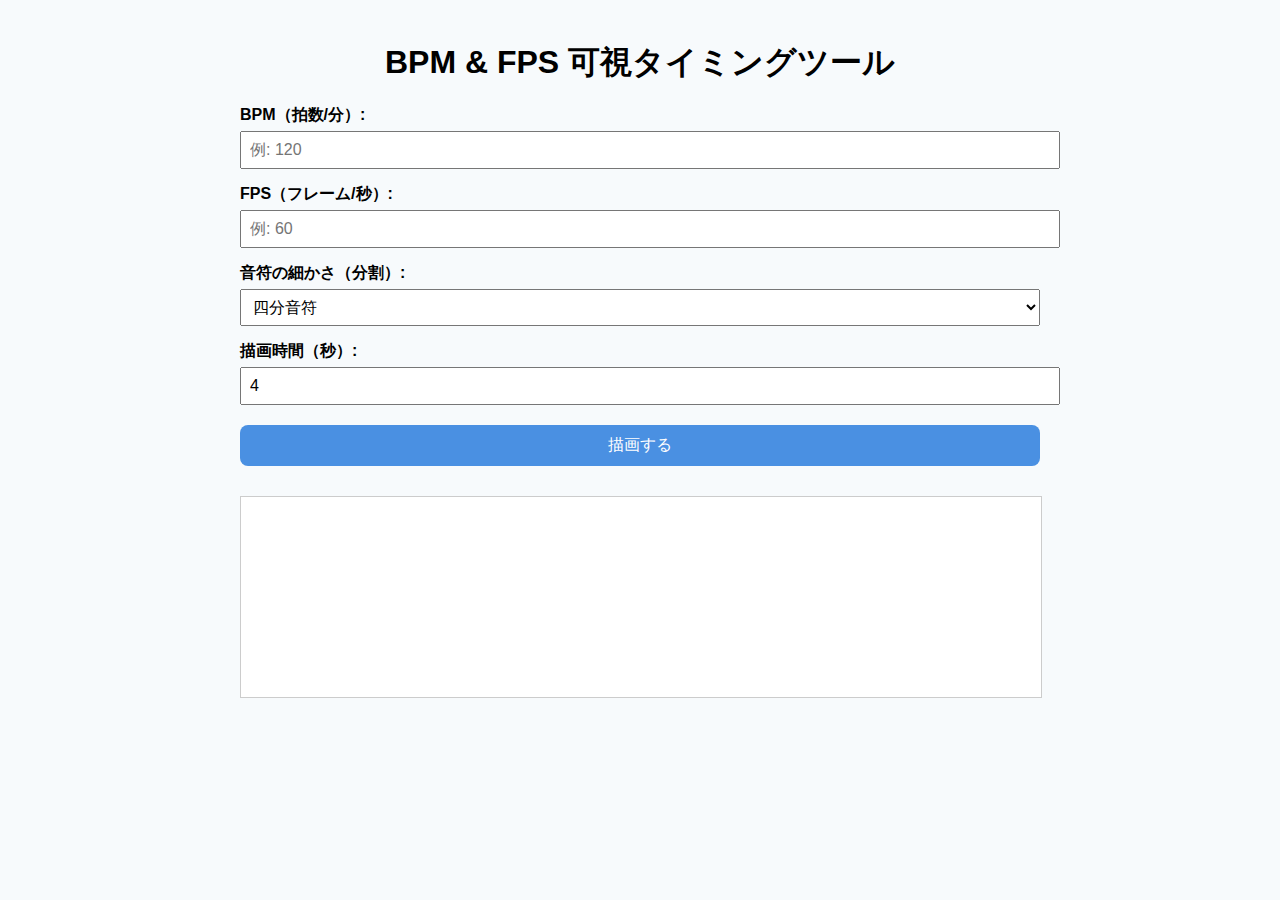
<file: tester.html>
<!DOCTYPE html>
<html lang="ja">
<head>
  <meta charset="UTF-8">
  <title>BPM & FPS Visual Timing</title>
  <style>
    body {
      font-family: sans-serif;
      background: #f7fafc;
      padding: 20px;
      max-width: 800px;
      margin: auto;
    }

    h1 {
      text-align: center;
      margin-bottom: 20px;
    }

    label {
      display: block;
      margin-top: 15px;
      font-weight: bold;
    }

    input, select {
      width: 100%;
      padding: 8px;
      font-size: 16px;
      margin-top: 5px;
    }

    button {
      margin-top: 20px;
      padding: 10px;
      font-size: 16px;
      width: 100%;
      background: #4a90e2;
      color: white;
      border: none;
      border-radius: 8px;
      cursor: pointer;
    }

    canvas {
      margin-top: 30px;
      width: 100%;
      background: #fff;
      border: 1px solid #ccc;
    }

    .results {
      margin-top: 20px;
      background: #e3f2fd;
      padding: 10px;
      border-radius: 8px;
    }
  </style>
</head>
<body>
  <h1>BPM & FPS 可視タイミングツール</h1>

  <label for="bpm">BPM（拍数/分）:</label>
  <input type="number" id="bpm" placeholder="例: 120">

  <label for="fps">FPS（フレーム/秒）:</label>
  <input type="number" id="fps" placeholder="例: 60">

  <label for="division">音符の細かさ（分割）:</label>
  <select id="division">
    <option value="1">全音符</option>
    <option value="2">二分音符</option>
    <option value="4" selected>四分音符</option>
    <option value="8">八分音符</option>
    <option value="16">十六分音符</option>
  </select>

  <label for="duration">描画時間（秒）:</label>
  <input type="number" id="duration" value="4">

  <button onclick="drawTimeline()">描画する</button>

  <canvas id="timelineCanvas" width="800" height="200"></canvas>

  <script>
  function drawTimeline() {
    const bpm = parseFloat(document.getElementById('bpm').value);
    const fps = parseFloat(document.getElementById('fps').value);
    const division = parseInt(document.getElementById('division').value);
    const duration = parseFloat(document.getElementById('duration').value);

    if (isNaN(bpm) || isNaN(fps) || bpm <= 0 || fps <= 0 || duration <= 0) {
      alert("すべての値を正しく入力してください");
      return;
    }

    const canvas = document.getElementById('timelineCanvas');
    const ctx = canvas.getContext('2d');
    ctx.clearRect(0, 0, canvas.width, canvas.height);

    const width = canvas.width;
    const height = canvas.height;
    const scale = width / duration; // px/sec

    const beatInterval = 60 / bpm; // 秒
    const noteInterval = beatInterval / (division / 4); // 選択された音符の間隔
    const frameInterval = 1 / fps;

    // Draw baseline
    ctx.strokeStyle = '#333';
    ctx.beginPath();
    ctx.moveTo(0, height / 2);
    ctx.lineTo(width, height / 2);
    ctx.stroke();

    // Collect timing arrays
    const noteTimes = [];
    for (let t = 0; t < duration; t += noteInterval) {
      noteTimes.push(t);
    }

    const frameTimes = [];
    for (let t = 0; t < duration; t += frameInterval) {
      frameTimes.push(t);
    }

    // Draw FPS frame ticks
    for (let t of frameTimes) {
      const x = t * scale;
      ctx.beginPath();
      ctx.moveTo(x, height / 2 + 10);
      ctx.lineTo(x, height / 2 + 30);
      ctx.strokeStyle = '#2196f3';
      ctx.lineWidth = 1;
      ctx.stroke();
    }

    // Draw BPM note marks
    for (let t of noteTimes) {
      const x = t * scale;
      ctx.beginPath();
      ctx.moveTo(x, height / 2 - 30);
      ctx.lineTo(x, height / 2 - 10);
      ctx.strokeStyle = '#4caf50';
      ctx.lineWidth = 1;
      ctx.stroke();

      ctx.fillStyle = '#4caf50';
      ctx.font = '12px sans-serif';
      ctx.fillText(`${t.toFixed(2)}s`, x + 2, height / 2 - 35);
    }

    // Detect matches
    for (let nt of noteTimes) {
      for (let ft of frameTimes) {
        if (Math.abs(nt - ft) < 0.005) { // 一致とみなす誤差
          const x = nt * scale;
          ctx.beginPath();
          ctx.moveTo(x, height / 2 - 40);
          ctx.lineTo(x, height / 2 + 40);
          ctx.strokeStyle = 'red';
          ctx.lineWidth = 2.5;
          ctx.stroke();

          ctx.fillStyle = 'red';
          ctx.font = 'bold 12px sans-serif';
          ctx.fillText("← 一致！", x + 5, height / 2 + 50);
        }
      }
    }

    // Labels
    ctx.fillStyle = '#4caf50';
    ctx.fillText("BPMのタイミング（音符）", 10, 20);

    ctx.fillStyle = '#2196f3';
    ctx.fillText("FPSのタイミング（フレーム）", 10, height - 10);
  }
</script>
</body>
</html>
</file>
